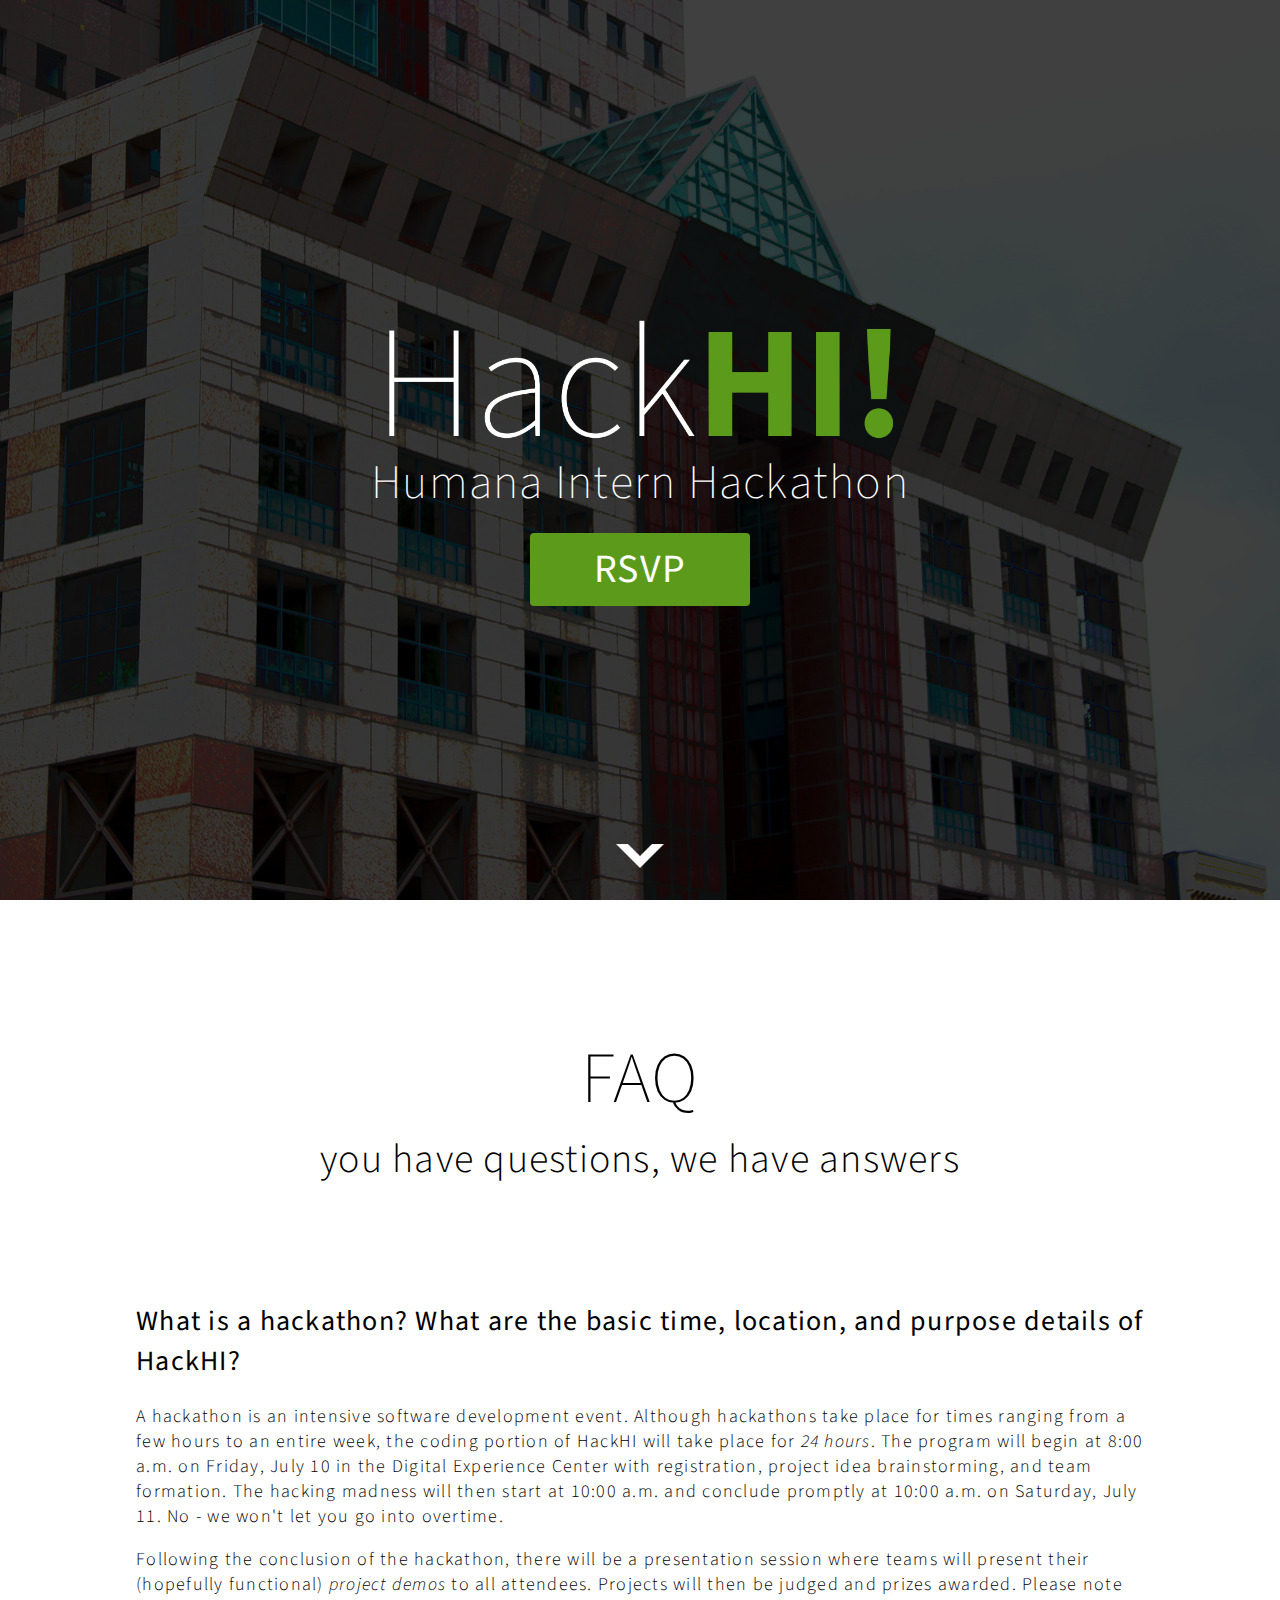
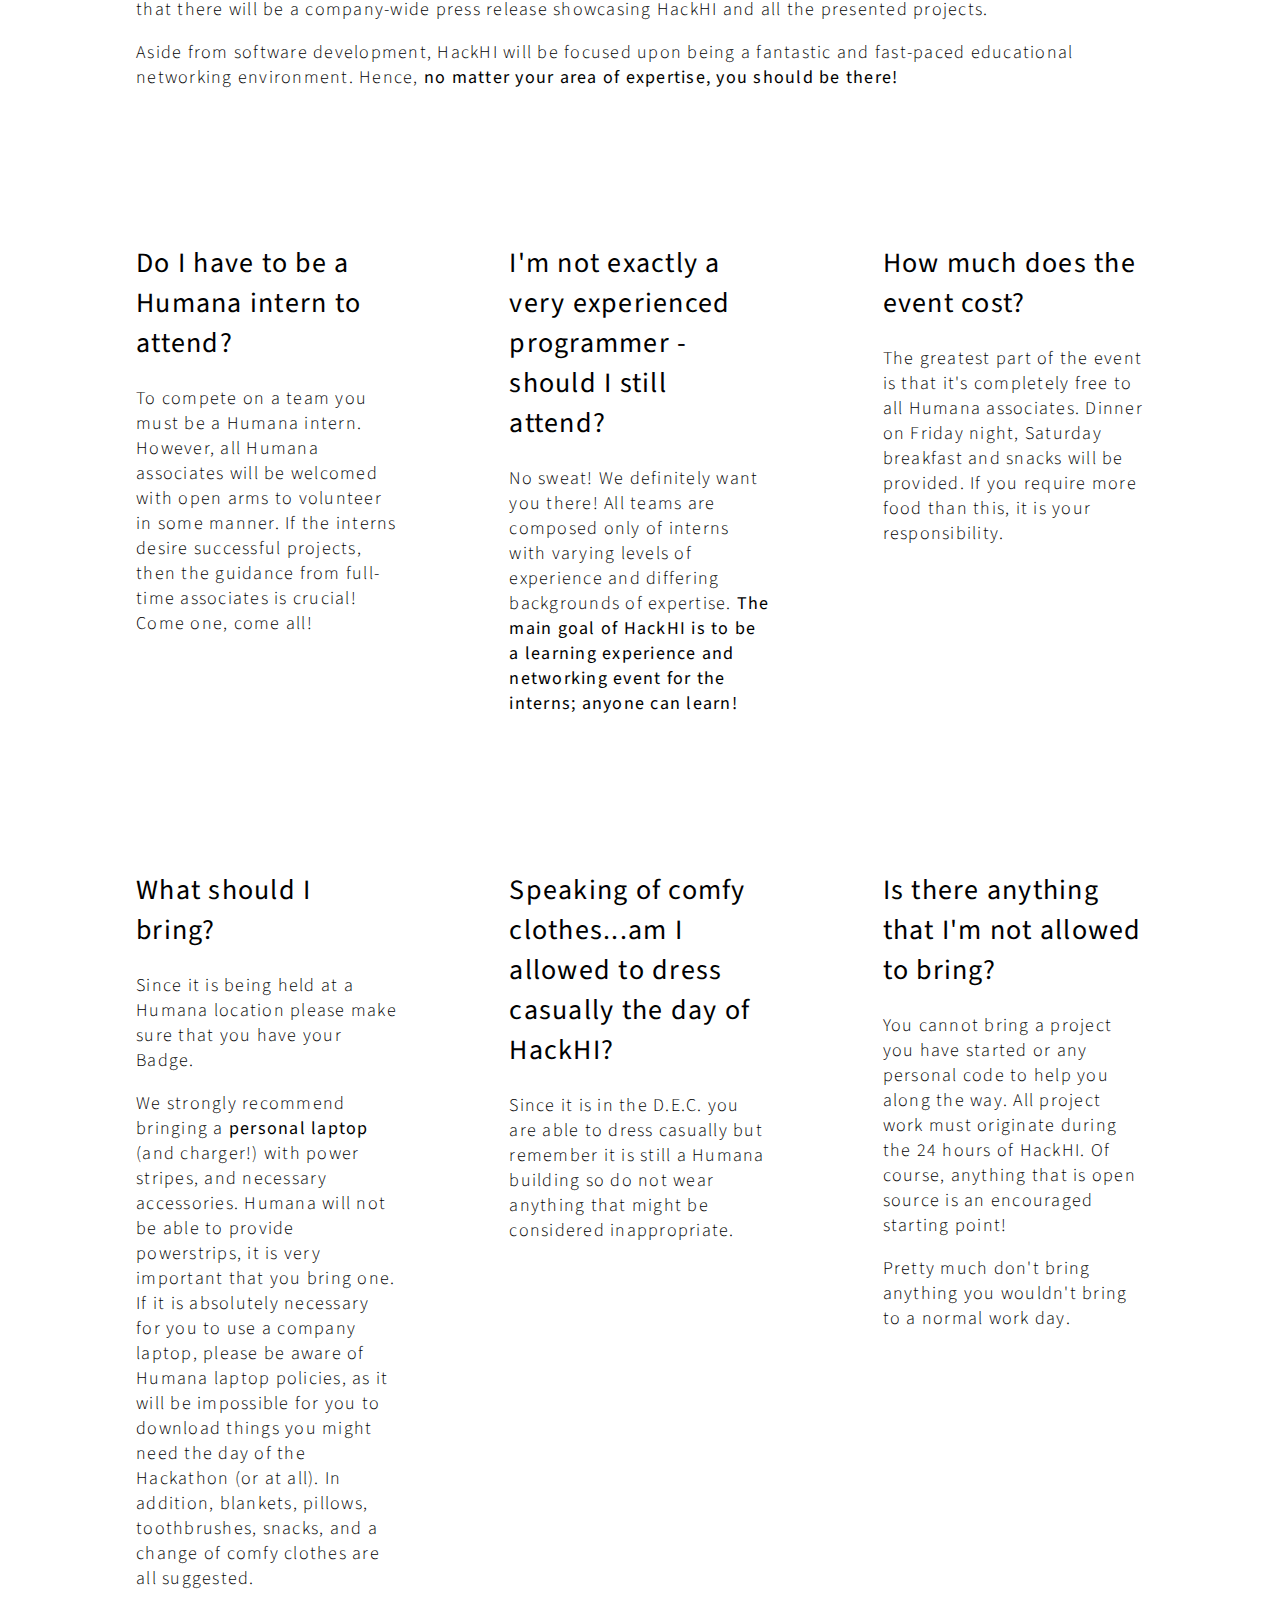
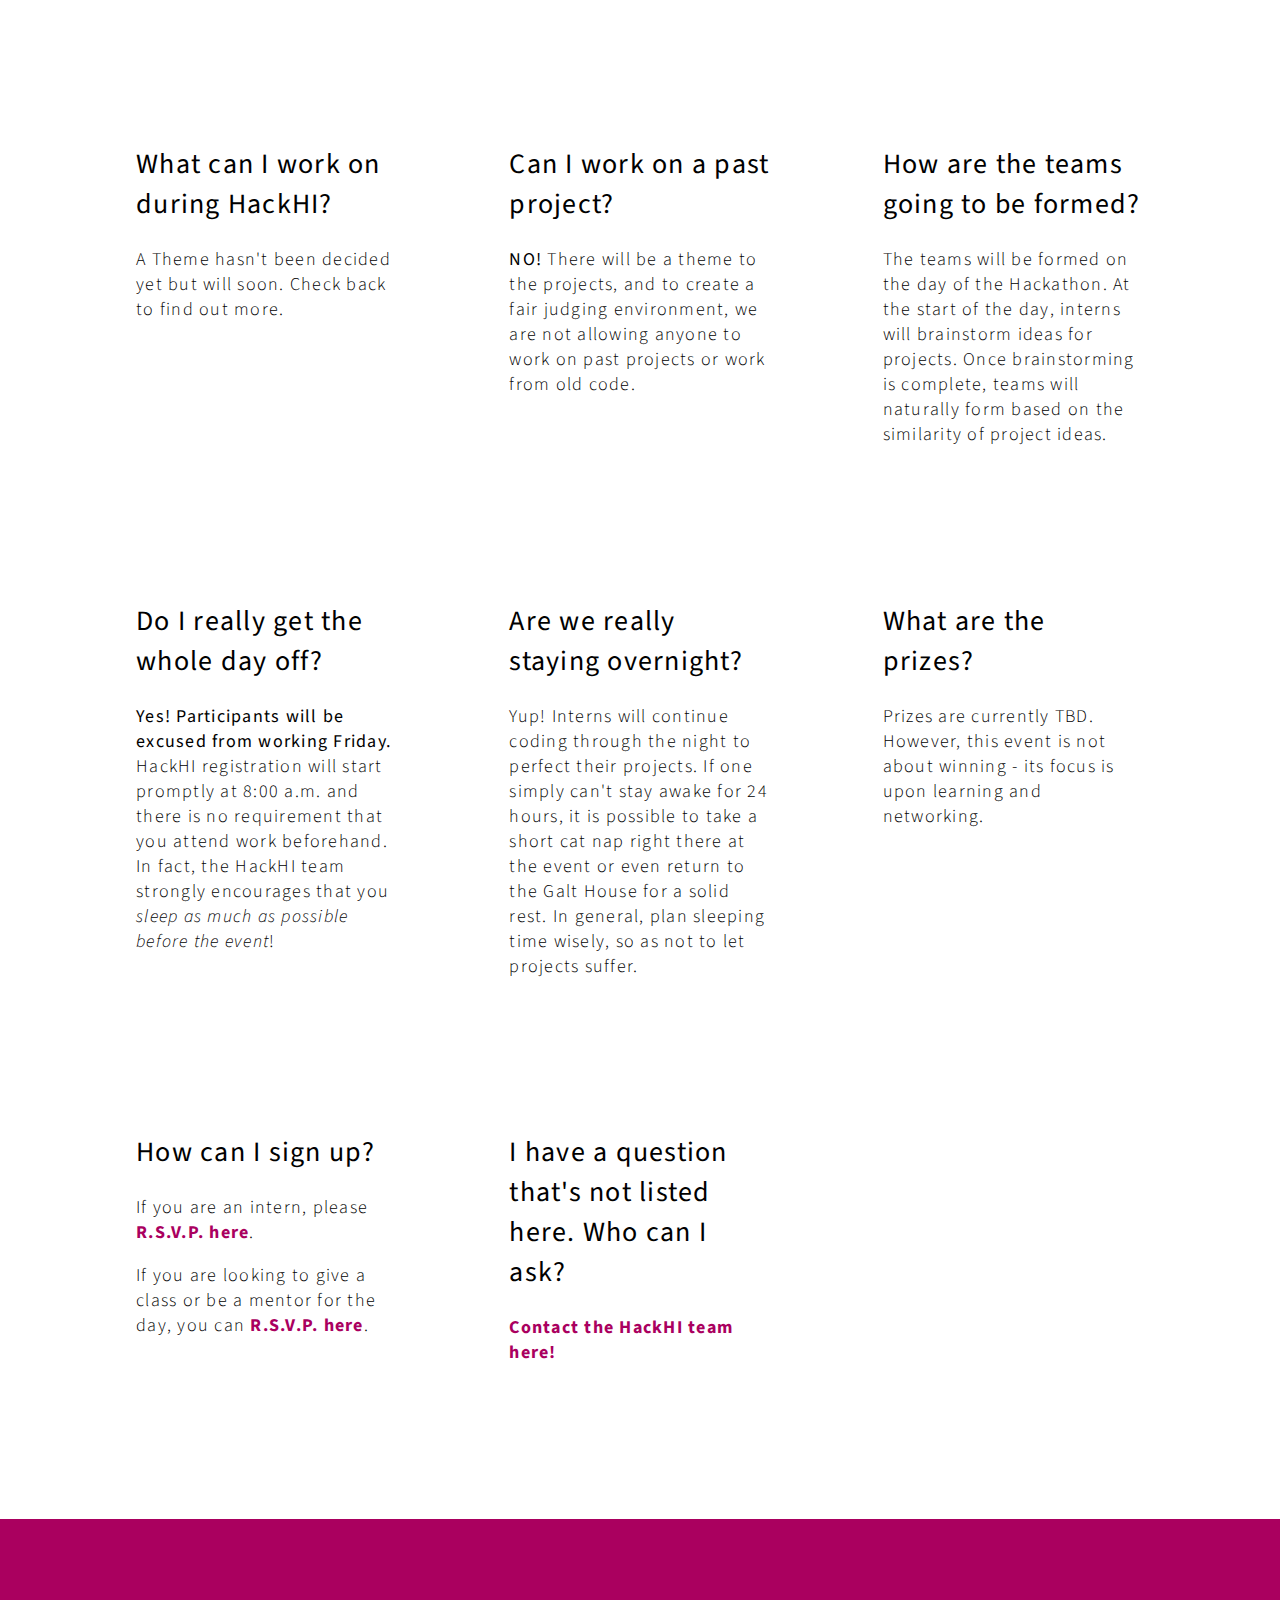
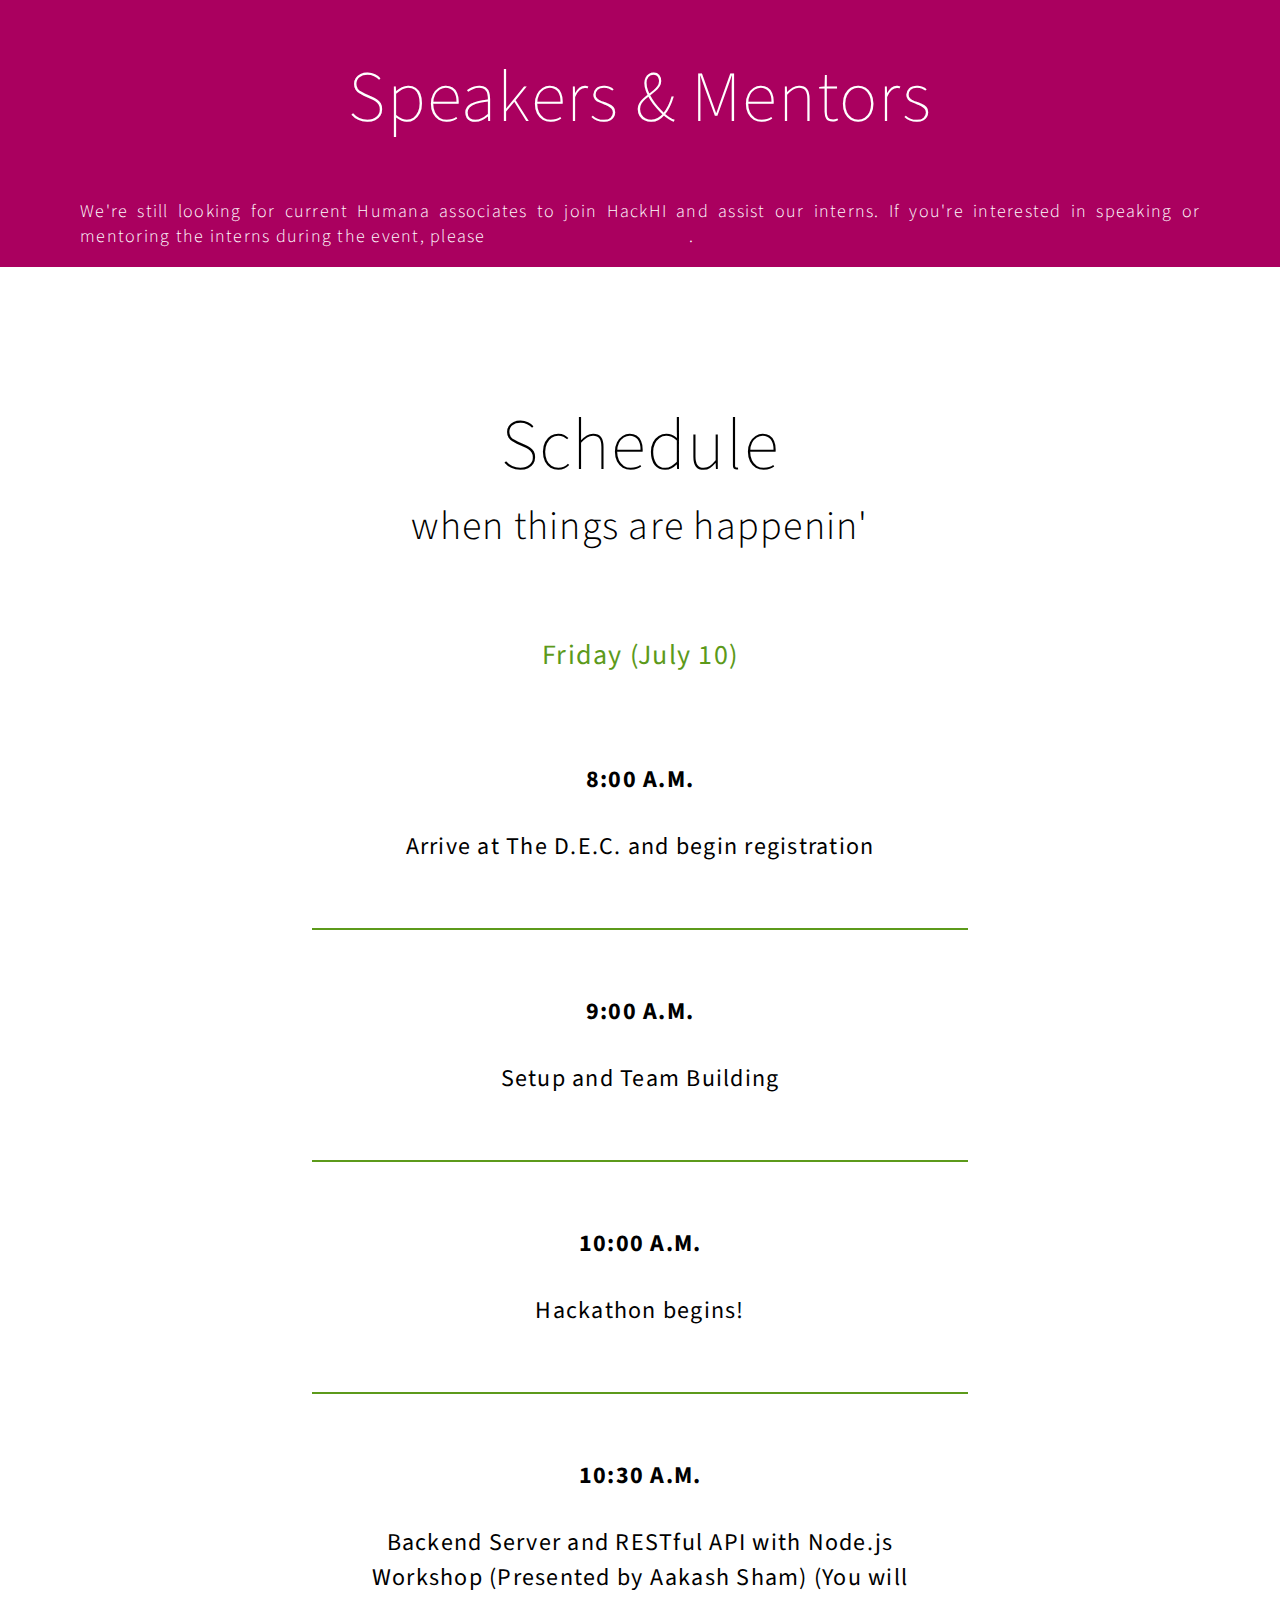
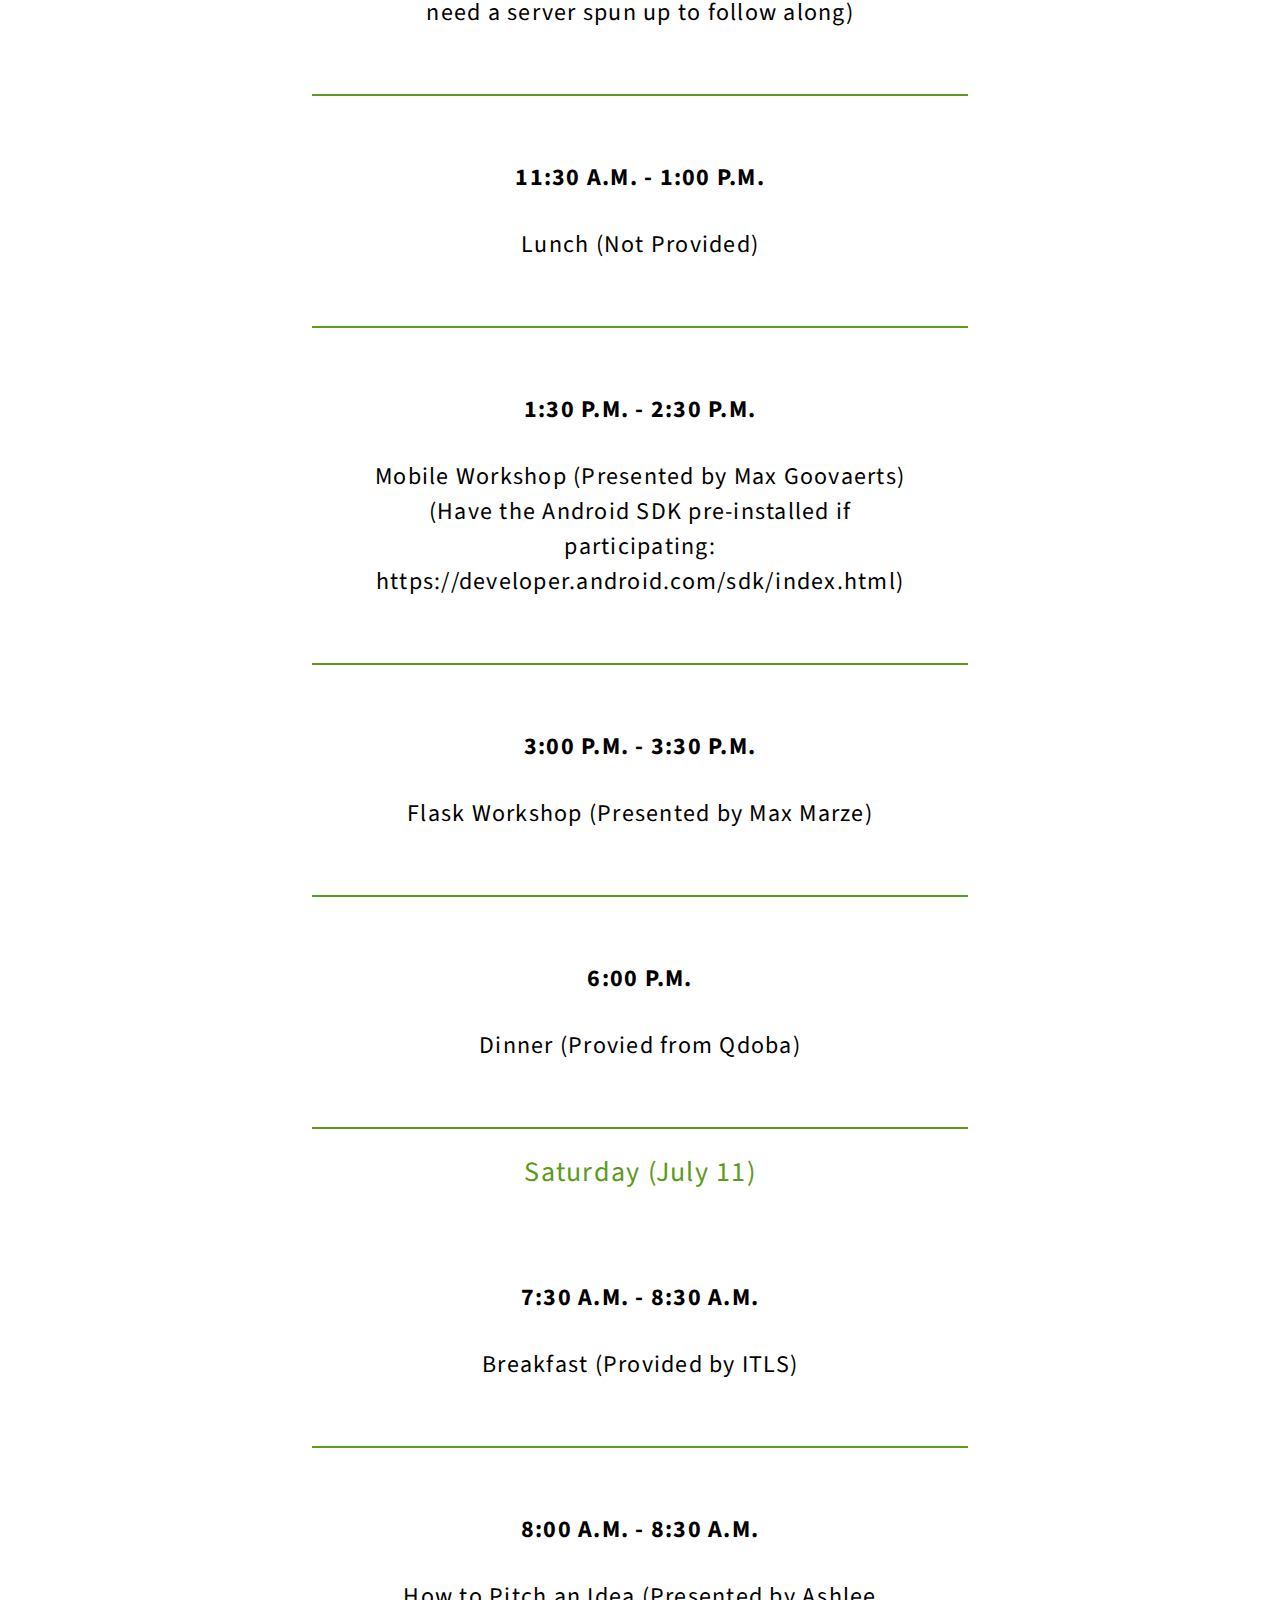
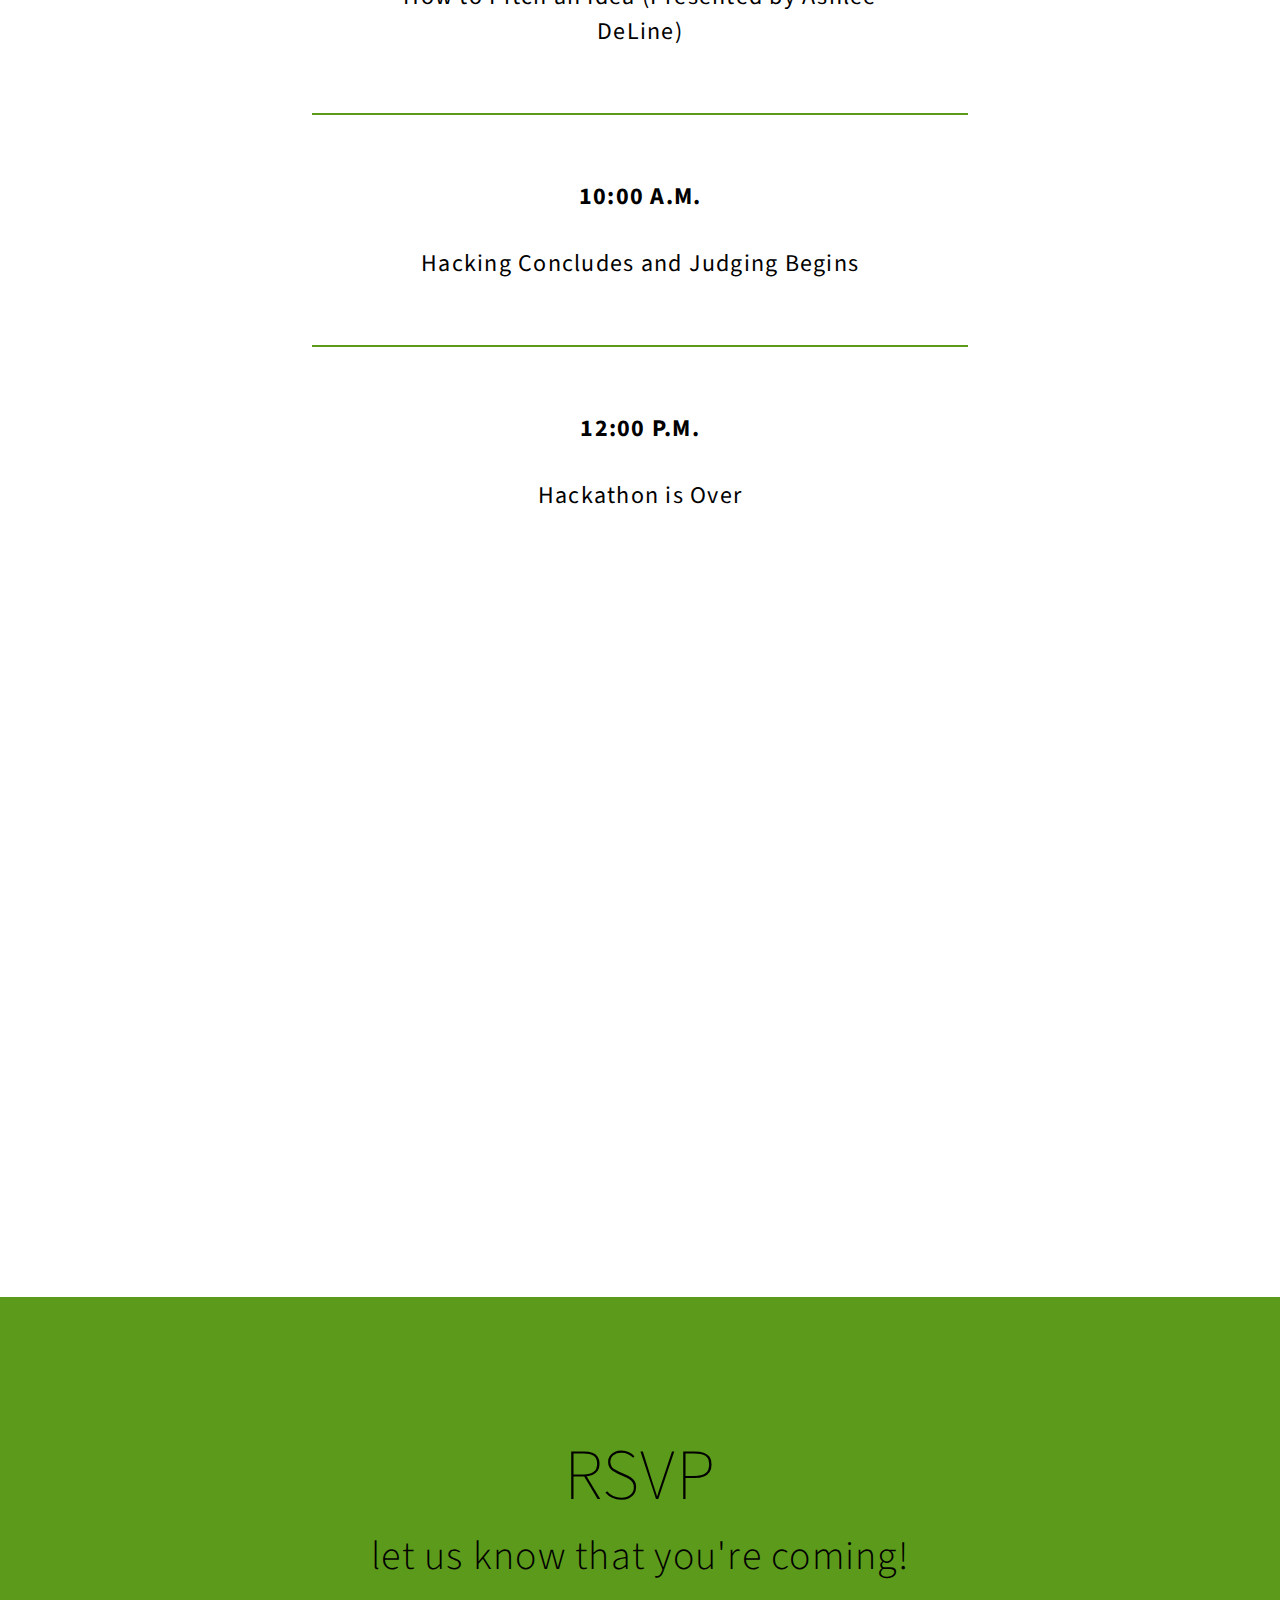
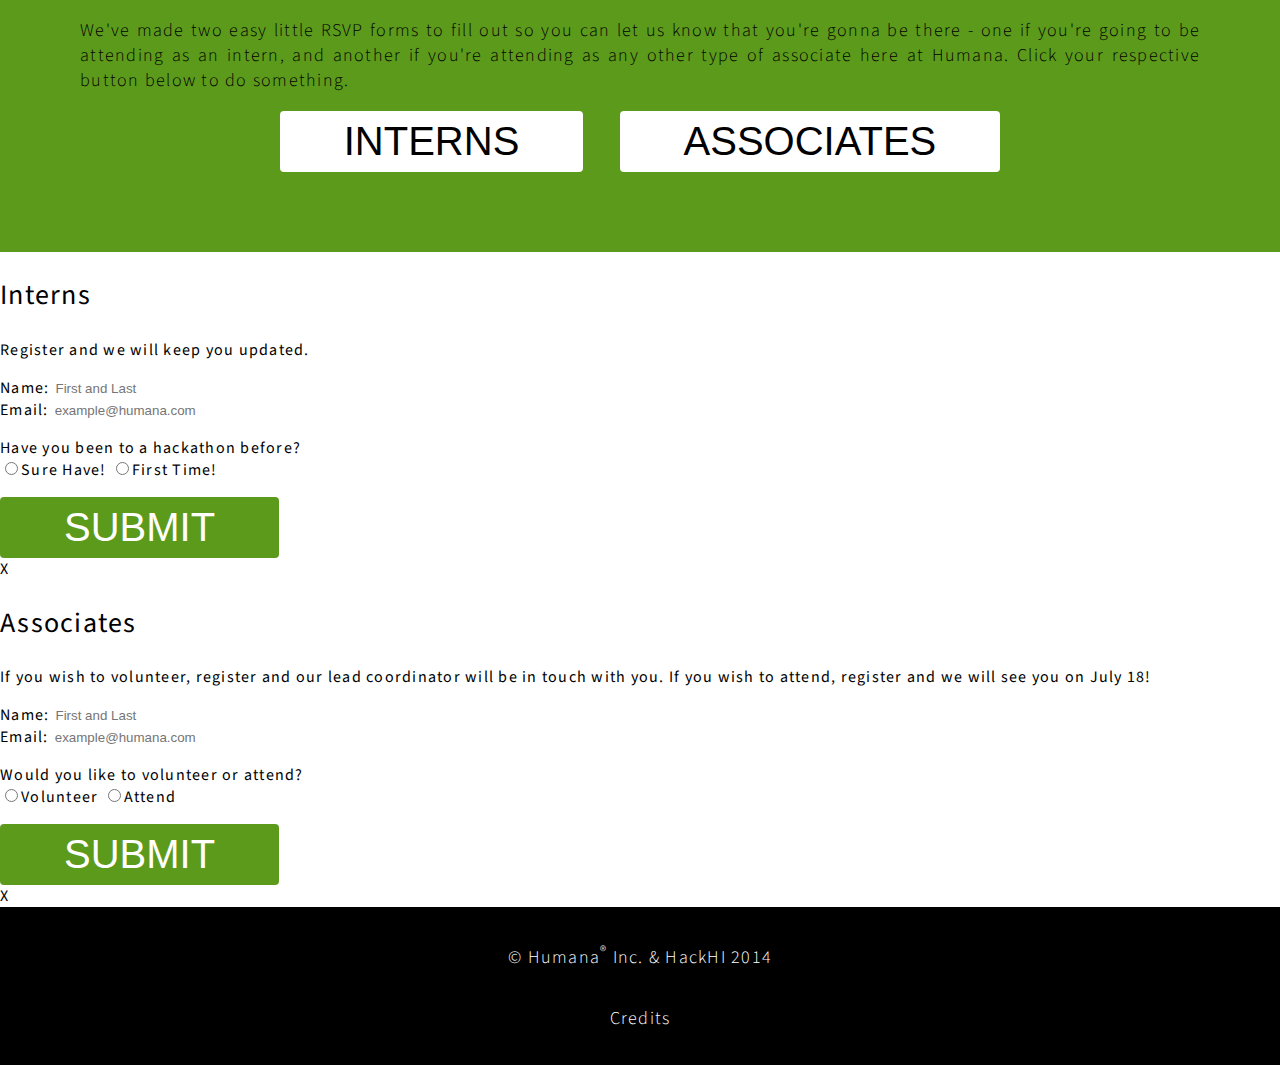
<file: index.html>
<!DOCTYPE html>
<html>
<head>
	<meta charset="utf-8">
	<title>HackHI!</title>
    <meta name="viewport" content="width=device-width, target-densityDpi=device-dpi, initial-scale=1.0, user-scalable=no">
	<link rel="stylesheet" type="text/css" href="content/css/style.css">
	<link rel="stylesheet" type="text/css" href="content/css/media-queries.css">
	<link rel="stylesheet" type="text/css" href="content/css/speakers.css">
    <link href='http://fonts.googleapis.com/css?family=Source+Sans+Pro:300,400,900' rel='stylesheet' type='text/css'>
    <script src="https://ajax.googleapis.com/ajax/libs/jquery/1.11.0/jquery.min.js"></script>
    <script type="text/javascript" src="http://maps.google.com/maps/api/js?sensor=false"></script>
    <script type="text/javascript" src="scripts/site.js"></script>
</head>
<body>
	<div class="section header off">
		<div class="wrapper">
			<a href="#FAQ">FAQ</a>
			<a href="#Speakers">Speakers &amp; Mentors</a>
			<a href="#Schedule">Schedule</a>
			<a href="#RSVP">RSVP</a>
		</div>
		<span class="x">X</span>
		<div class="section bottom">
			<div class="container">
				<div class="float-left">
					<a href="#Home"><img class="logo" src="content/images/logo.png"></a>
				</div>
				<div class="float-right">
					<img class="sandwichbar" src="content/images/sandwich-bar.png">
				</div>
			</div>
		</div>
	</div>
	<div id="Home" class="section hero">
		<div class="container">
			<div class="area">
				<img src="content/images/logo-white.png">
				<h2>Humana Intern Hackathon</h2>
				<a class="button" href="#RSVP">RSVP</a>
			</div>
			<img id="nextsection" src="content/images/down-chevron.png">
		</div>
	</div>
	<div id="FAQ" class="section content">
		<div class="container">
			<h1>FAQ</h1>
			<h2 class="special">you have questions, we have answers</h2>
			<div class="row">
				<div class="column size-12">
					<h2>What is a hackathon? What are the basic time, location, and purpose details of HackHI?</h2>
					<p>
						A hackathon is an intensive software development event. Although hackathons take place for times ranging from a few hours to an entire week, the coding portion of HackHI will take place for <em>24 hours</em>. The program will begin at 8:00 a.m. on Friday, July 10 in the Digital Experience Center with registration, project idea brainstorming, and team formation. The hacking madness will then start at 10:00 a.m. and conclude promptly at 10:00 a.m. on Saturday, July 11. No - we won't let you go into overtime.
					</p>
					<p>
						Following the conclusion of the hackathon, there will be a presentation session where teams will present their (hopefully functional) <em>project demos</em> to all attendees. Projects will then be judged and prizes awarded. Please note that there will be a company-wide press release showcasing HackHI and all the presented projects.
					</p>
					<p>
						Aside from software development, HackHI will be focused upon being a fantastic and fast-paced educational networking environment. Hence, <strong>no matter your area of expertise, you should be there!</strong>
					</p>
				</div>
			</div>
			<div class="row">
				<div class="column size-4">
					<h2>Do I have to be a Humana intern to attend?</h2>
					<p>
						To compete on a team you must be a Humana intern. However, all Humana associates will be welcomed with open arms to volunteer in some manner. If the interns desire successful projects, then the guidance from full-time associates is crucial! Come one, come all!
					</p>
				</div>
				<div class="column size-4">
					<h2>I'm not exactly a very experienced programmer - should I still attend?</h2>
					<p>
						No sweat! We definitely want you there! All teams are composed only of interns with varying levels of experience and differing backgrounds of expertise. <strong>The main goal of HackHI is to be a learning experience and networking event for the interns; anyone can learn!</strong>
					</p>
				</div>
				<div class="column size-4">
					<h2>How much does the event cost?</h2>
					<p>
						The greatest part of the event is that it's completely free to all Humana associates. Dinner on Friday night, Saturday breakfast and snacks will be provided. If you require more food than this, it is your responsibility.
					</p>
				</div>
			</div>
			<div class="row">
				<div class="column size-4">
					<h2>What should I bring?</h2>
                    <p>
                        Since it is being held at a Humana location please make sure that you have your Badge.
                    </p>
					<p>
						We strongly recommend bringing a <strong>personal laptop</strong> (and charger!) with power stripes, and necessary accessories. Humana will not be able to provide powerstrips, it is very important that you bring one. If it is absolutely necessary for you to use a company laptop, please be aware of Humana laptop policies, as it will be impossible for you to download things you might need the day of the Hackathon (or at all). In addition, blankets, pillows, toothbrushes, snacks, and a change of comfy clothes are all suggested.
					</p>
				</div>
				<div class="column size-4">
					<h2>Speaking of comfy clothes...am I allowed to dress casually the day of HackHI?</h2>
					<p>
						Since it is in the D.E.C. you are able to dress casually but remember it is still a Humana building so do not wear anything that might be considered inappropriate. 
					</p>
				</div>
				<div class="column size-4">
					<h2>Is there anything that I'm not allowed to bring?</h2>
					<p>
						You cannot bring a project you have started or any personal code to help you along the way. All project work must originate during the 24 hours of HackHI. Of course, anything that is open source is an encouraged starting point!
					</p>
                    <p>
                        Pretty much don't bring anything you wouldn't bring to a normal work day.
                    </p>
<!--
					<p>
						Also, clearly you must go through Humana security to reach the location of HackHI, so anything that wouldn't make it past them certainly is not permitted.
					</p>
-->
				</div>
			</div>
			<div class="row">
				<div class="column size-4">
					<h2>What can I work on during HackHI?</h2>
                    <p>
                        A Theme hasn't been decided yet but will soon. Check back to find out more.
                    </p>
<!--
					<p>
						The overall theme of HackHI relates back to Humana's overall value - <strong>wellness</strong>. The details of the project theme will be given on the morning of the Hackathon to prevent anxious programmers from getting a head-start.
					</p>
-->
				</div>
				<div class="column size-4">
					<h2>Can I work on a past project?</h2>
					<p>
						<strong>NO!</strong> There will be a theme to the projects, and to create a fair judging environment, we are not allowing anyone to work on past projects or work from old code.
					</p>
				</div>
				<div class="column size-4">
					<h2>How are the teams going to be formed?</h2>
					<p>
						The teams will be formed on the day of the Hackathon. At the start of the day, interns will brainstorm ideas for projects. Once brainstorming is complete, teams will naturally form based on the similarity of project ideas.
					</p>
				</div>
			</div>
			<div class="row">
				<div class="column size-4">
					<h2>Do I really get the whole day off?</h2>
					<p>
						<strong>Yes! Participants will be excused from working Friday.</strong> HackHI registration will start promptly at 8:00 a.m. and there is no requirement that you attend work beforehand. In fact, the HackHI team strongly encourages that you <em>sleep as much as possible before the event</em>!
					</p>
				</div>
				<div class="column size-4">
					<h2>Are we really staying overnight?</h2>
					<p>
						Yup! Interns will continue coding through the night to perfect their projects. If one simply can't stay awake for 24 hours, it is possible to take a short cat nap right there at the event or even return to the Galt House for a solid rest. <!--<strong>Please keep in mind that if you decide to return to the Galt House or leave the D.E.C. for any reason you MUST return by passing through security. There will be <em>no exceptions</em>!</strong>--> In general, plan sleeping time wisely, so as not to let projects suffer.
					</p>
				</div>
				<div class="column size-4">
					<h2>What are the prizes?</h2>
					<p>
						Prizes are currently TBD. However, this event is not about winning - its focus is upon learning and networking.
					</p>
				</div>
			</div>
			<div class="row">
				<div class="column size-4">
					<h2>How can I sign up?</h2>
					<p>
						If you are an intern, please <a href="#RSVP">R.S.V.P. here</a>.
					</p>
					<p>
						If you are looking to give a class or be a mentor for the day, you can <a href="#RSVP">R.S.V.P. here</a>.
					</p>
				</div>
				<div class="column size-4">
					<h2>I have a question that's not listed here. Who can I ask?</h2>
					<p>
						<a href="mailto:mmarze@humana.com">Contact the HackHI team here!</a>
					</p>
				</div>
				<div class="column size-4">
					<h2></h2>
					<p>

					</p>
				</div>
			</div>
		</div>
	</div>
	<div id="Speakers" class="section background one">
		<div class="container">
			<h1>Speakers &amp; Mentors</h1>
			<!-- <h2><< coming soon >></h2> -->
			<p>
				We're still looking for current Humana associates to join HackHI and assist our interns. If you're interested in speaking or mentoring the interns during the event, please <a href="#RSVP">fill out our RSVP form</a>.
			</p>
		</div>
<!--
		<div class="section speakers">
			<div id="card1" class="speakercard active">
				<div class="sliver">
					<img class="fit" src="content/images/davidcardwell.jpg">
					<div class="inner">
						<h2>David Cardwell</h2>
					</div>
				</div>
				<div class="body">
					<h2>Vice President - IT Administration</h2>
					<div class="roles">

					</div>
					<p>

					</p>
				</div>
			</div>
			<div id="card2" class="speakercard">
				<div class="sliver">
					<img class="fit" src="content/images/faheemzuberi.jpg">
					<div class="inner">
						<h2>Faheem Zuberi</h2>
					</div>
				</div>
				<div class="body">
					<h2>Vice President - IT Administration</h2>
					<div class="roles">

					</div>
					<p>

					</p>
				</div>
			</div>
			<div id="card3" class="speakercard">
				<div class="sliver">
					<img class="fit" src="content/images/shivarallapalli.jpg">
					<div class="inner">
						<h2>Shiva Rallapalli</h2>
					</div>
				</div>
				<div class="body">
					<h2>Director - Enterprise Data and Technology Solutions</h2>
					<div class="roles">
						<span><img src="content/images/glyphicon-mentor.png">Mentor</span>
						<span><img src="content/images/glyphicon-judge.png">Judge</span>
						<span><img src="content/images/glyphicon-overnight.png">Overnight</span>
					</div>
					<p>

					</p>
				</div>
			</div>
			<div id="card4" class="speakercard">
				<div class="sliver">
					<img class="fit" src="content/images/justinfalciola.jpg">
					<div class="inner">
						<h2>Justin Falciola</h2>
					</div>
				</div>
				<div class="body">
					<h2>Manager - Enterprise Architecture</h2>
					<div class="roles">
						<span><img src="content/images/glyphicon-mentor.png">Mentor</span>
						<span><img src="content/images/glyphicon-overnight.png">Overnight</span>
					</div>
					<p>

					</p>
				</div>
			</div>
			<div id="card5" class="speakercard">
				<div class="sliver">
					<img class="fit" src="content/images/andrewfoster.jpg">
					<div class="inner">
						<h2>Andrew Foster</h2>
					</div>
				</div>
				<div class="body">
					<h2>Applications Architect - Enterprise Digital and Messaging</h2>
					<div class="roles">
						<span><img src="content/images/glyphicon-mentor.png">Mentor</span>
						<span><img src="content/images/glyphicon-speaker.png">Speaker</span>
					</div>
					<p>

					</p>
				</div>
			</div>
			<div id="card6" class="speakercard">
				<div class="sliver">
					<img class="fit" src="content/images/brucemaples.jpg">
					<div class="inner">
						<h2>Bruce Maples</h2>
					</div>
				</div>
				<div class="body">
					<h2>Manager - PMO, Learning, Process and Compliance</h2>
					<div class="roles">
						<span><img src="content/images/glyphicon-mentor.png">Mentor</span>
						<span><img src="content/images/glyphicon-speaker.png">Speaker</span>
					</div>
					<p>

					</p>
				</div>
			</div>
			<div id="card7" class="speakercard">
				<div class="sliver">
					<img class="fit" src="content/images/anniegrill.jpg">
					<div class="inner">
						<h2>Annie Grill</h2>
					</div>
				</div>
				<div class="body">
					<h2>Business Analyst - Clinical Data Analitics</h2>
					<div class="roles">
						<span><img src="content/images/glyphicon-mentor.png">Mentor</span>
						<span><img src="content/images/glyphicon-overnight.png">Overnight</span>
					</div>
					<p>

					</p>
				</div>
			</div>
			<div id="card8" class="speakercard">
				<div class="sliver">
					<img class="fit" src="content/images/profile-pic.png">
					<div class="inner">
						<h2>and a lot more!</h2>
					</div>
				</div>
				<div class="body">
					<p>
						The following people have all signed up to volunteer at the hackathon in some way:
						<ul>
							<li><img src="content/images/glyphicon-mentor.png"><img src="content/images/glyphicon-speaker.png">Oliver Ray</li>
							<li><img src="content/images/glyphicon-mentor.png">Tony Harper</li>
							<li><img src="content/images/glyphicon-mentor.png">Jake Stout</li>
							<li>Joshua Kaelin</li>
							<li>Keri Basham</li>
							<li>Kristy Bolin</li>
							<li>Mark Flinchum</li>
							<li>Mick Horton II</li>
							<li>Raghu Garre</li>
							<li>Shawn Dillon</li>
							<li>Thomas Ash</li>
						</ul>
					</p>
				</div>
			</div>
			<div id="backcard" class="speakercard">
				<div class="sliver">
					<div class="inner">
					</div>
				</div>
				<div class="body">
				</div>
			</div>
		</div>
-->
	</div>
<!--
	<div id="Schedule" class="section content schedule">
		<div class="container">
			<h1>Schedule</h1>
			<h2 class="special" style="margin-bottom: 5rem;">when things are happenin'</h2>
			<p>
				Unfortunately HackHI is over this year. A lot of fun was had, and lots of cool things got built. If you wanna check some of the final projects that got submitted and watch the presentations, check out our <a href="projects/">projects page</a>.
			</p>
		</div>
	</div>
-->
    <div id="Schedule" class="section content schedule">
		<div class="container">
			<h1>Schedule</h1>
			<h2 class="special">when things are happenin'</h2>
			<!-- <p>
				Hmm...do I want text here? Something like, "Here's the schedule of events!" You know, short and sweet, bit of a space filler, and gets the point across.
			</p> -->
			<h2 style="margin-top: 5rem;">Friday (July 10)</h2>
			<div class="row">
				<span class="time">8:00 A.M.</span>
				<span class="event">Arrive at The D.E.C. and begin registration</span>
			</div>
            <div class="row">
				<span class="time">9:00 A.M.</span>
				<span class="event">Setup and Team Building</span>
			</div>
			<div class="row">
				<span class="time">10:00 A.M.</span>
				<span class="event">Hackathon begins!</span>
			</div>
			<div class="row">
				<span class="time">10:30 A.M.</span>
				<span class="event">Backend Server and RESTful API with Node.js Workshop (Presented by Aakash Sham) (You will need a server spun up to follow along)</span>
			</div>
			<div class="row">
				<span class="time">11:30 A.M. - 1:00 P.M.</span>
				<span class="event">Lunch (Not Provided)</span>
			</div>
			<div class="row">
				<span class="time">1:30 P.M. - 2:30 P.M.</span>
				<span class="event">Mobile Workshop (Presented by Max Goovaerts) (Have the Android SDK pre-installed if participating: https://developer.android.com/sdk/index.html)</span>
			</div>
			<div class="row">
				<span class="time">3:00 P.M. - 3:30 P.M.</span>
				<span class="event">Flask Workshop (Presented by Max Marze)</span>
			</div>
			<div class="row">
				<span class="time">6:00 P.M.</span>
				<span class="event">Dinner (Provied from Qdoba)</span>
			</div>
			
			<h2>Saturday (July 11)</h2>
			<div class="row">
				<span class="time">7:30 A.M. - 8:30 A.M.</span>
				<span class="event">Breakfast (Provided by ITLS)</span>
			</div>
			<div class="row">
				<span class="time">8:00 A.M. - 8:30 A.M.</span>
				<span class="event">How to Pitch an Idea (Presented by Ashlee DeLine)</span>
			</div>
			<div class="row">
				<span class="time">10:00 A.M.</span>
				<span class="event">Hacking Concludes and Judging Begins</span>
			</div>
			<div class="row">
				<span class="time">12:00 P.M.</span>
				<span class="event">Hackathon is Over</span>
			</div>
		</div>
	</div>
	<div id="map-canvas" class="section map">
	</div>
	<div id="RSVP" class="section content rsvp">
		<div class="container">
			<h1>RSVP</h1>
			<h2 class="special">let us know that you're coming!</h2>
			<p>
				We've made two easy little RSVP forms to fill out so you can let us know that you're gonna be there - one if you're going to be attending as an intern, and another if you're attending as any other type of associate here at Humana. Click your respective button below to do something.
			</p>
			<input id="internButtonForm"  class="button" type="submit" value="Interns" />
			<!-- <form id="internForm" name="internForm" method="POST" style="display:none;">
				Name: <input type="text" name="name"><br>
				Email: <input type="text" name="email"><br>
				Have you been to a hackathon before?<br>
				<input type="radio" name="yesorno" value="yes">Sure Have!
				<input type="radio" name="yesorno" value="no">First Time!<br>
				<input type="submit" value="Submit">
			</form> -->

			<input id="employeeButtonForm"  class="button" type="submit" value="Associates" />
			<!-- <form id="employeeForm" name="employeeForm" method="POST" style="display:none;">
				Name: <input type="text" name="name"><br>
				Email: <input type="text" name="email"><br>
				Would you like to volunteer or attend?<br>
				<input type="radio" name="yesorno" value="yes">Volunteer
				<input type="radio" name="yesorno" value="no">Attend<br>
				<input type="submit" value="Submit">
			</form> -->
		</div>
	</div>
	<div id="internBox" class="rsvpform">
		<h2>Interns</h2>
		<p>
			Register and we will keep you updated.
		</p>
		<form action=http://formspree.io/maxmarze@gmail.com id="internForm" name="internForm" method="POST">
			Name: <input type="text" name="name" placeholder="First and Last"><br>
			Email: <input type="text" name="email" placeholder="example@humana.com">
			<p>
				Have you been to a hackathon before?<br>
				<input type="radio" name="Been To A Hackathon Before" value="Sure Have!">Sure Have!
				<input type="radio" name="Been To A Hackathon Before" value="First Time!">First Time!<br>
			</p>
			<input class="button" type="submit" value="Submit">
            <input type="hidden" name="_next" value="hackhi/index.html" />
		</form>
		<span class="x">X</span>
	</div>
	<div id="employeeBox" class="rsvpform">
		<h2>Associates</h2>
		<p>
			If you wish to volunteer, register and our lead coordinator will be in touch with you.
			If you wish to attend, register and we will see you on July 18!
		</p>
		<form action=http://formspree.io/maxmarze@gmail.com id="employeeForm" name="employeeForm" method="POST">
			Name: <input type="text" name="name" placeholder="First and Last"><br>
			Email: <input type="text" name="email" placeholder="example@humana.com">
			<p>
				Would you like to volunteer or attend?<br>
				<input type="radio" name="Volunteer or Attend" value="Volunteer">Volunteer
				<input type="radio" name="yesorno" value="Attend">Attend<br>
			</p>
			<input class="button" type="submit" value="Submit">
            <input type="hidden" name="_next" value="hackhi/index.html" />
		</form>
		<span class="x">X</span>
	</div>
	<div class="section footer">
		<div class="container">
			<p>
				&copy; Humana<sup>&reg;</sup> Inc. &amp; HackHI 2014
			</p>
			<hr>
			<p class="contributors">
				Web Design: <a href="mailto:zachw38@gmail.com">Zach Woodward</a> <br>
				Copywriting: <a href="#">Ashlee DeLine</a> <br>
				Lead Coordinator: <a href="mailto:rtucker4@humana.com">Ryan Tucker</a> <br>
				Planning and Organization: <a href="#">Humana Interns</a>
			</p>
			<p>
				<span class="credits">Credits</span>
			</p>
		</div>
	</div>
</body>
</html>
</file>
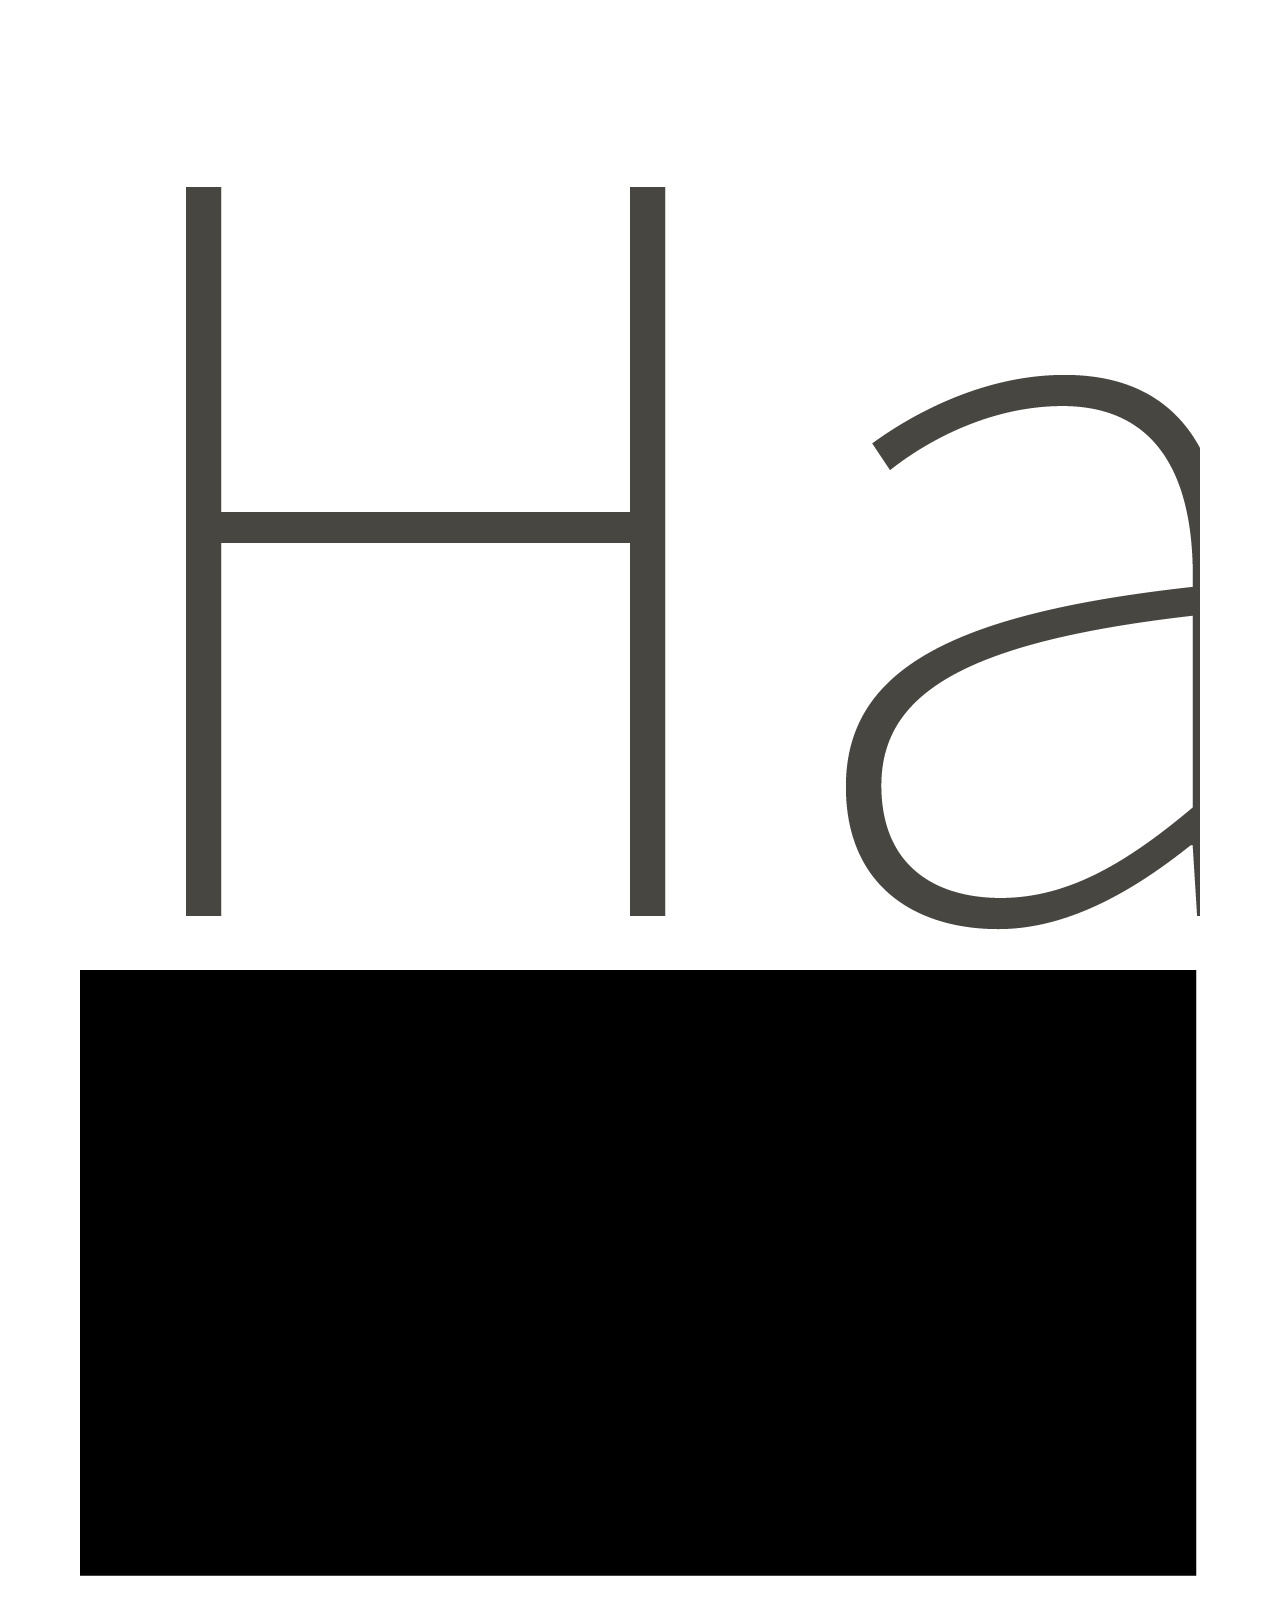
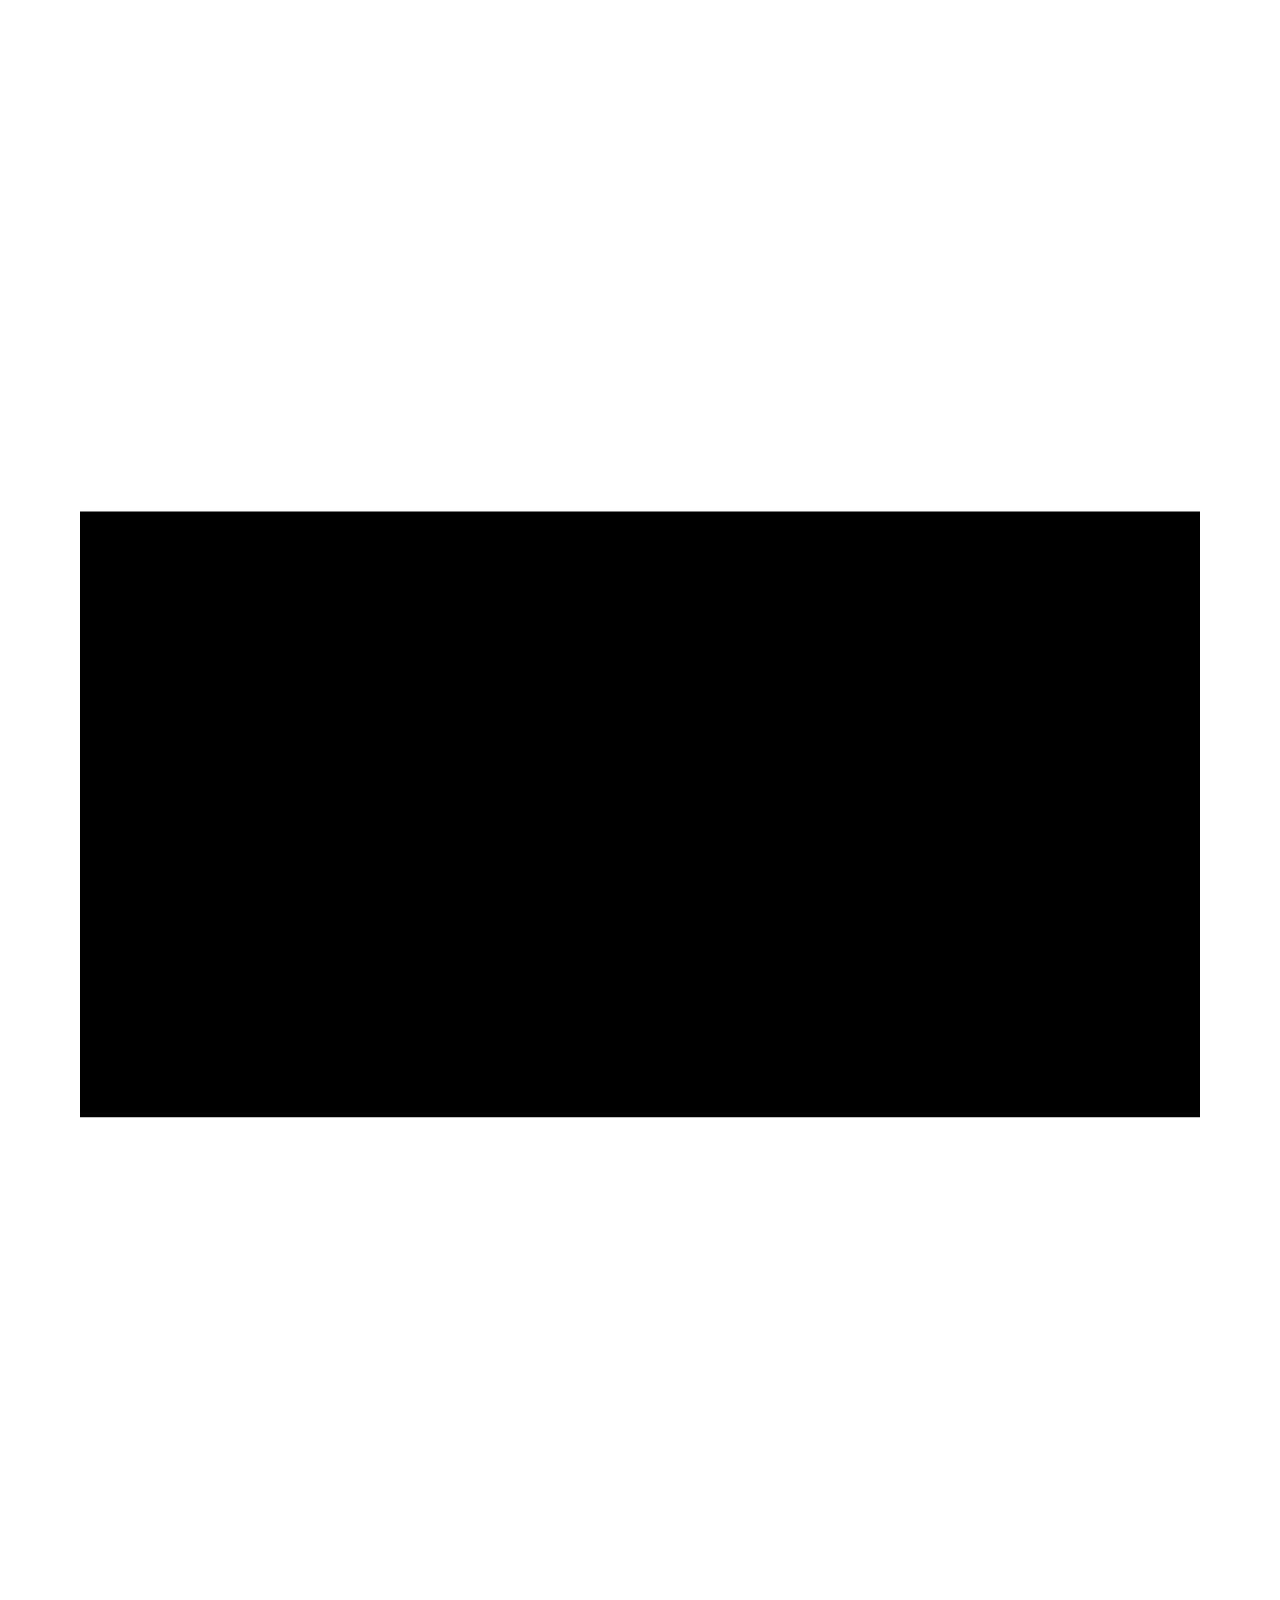
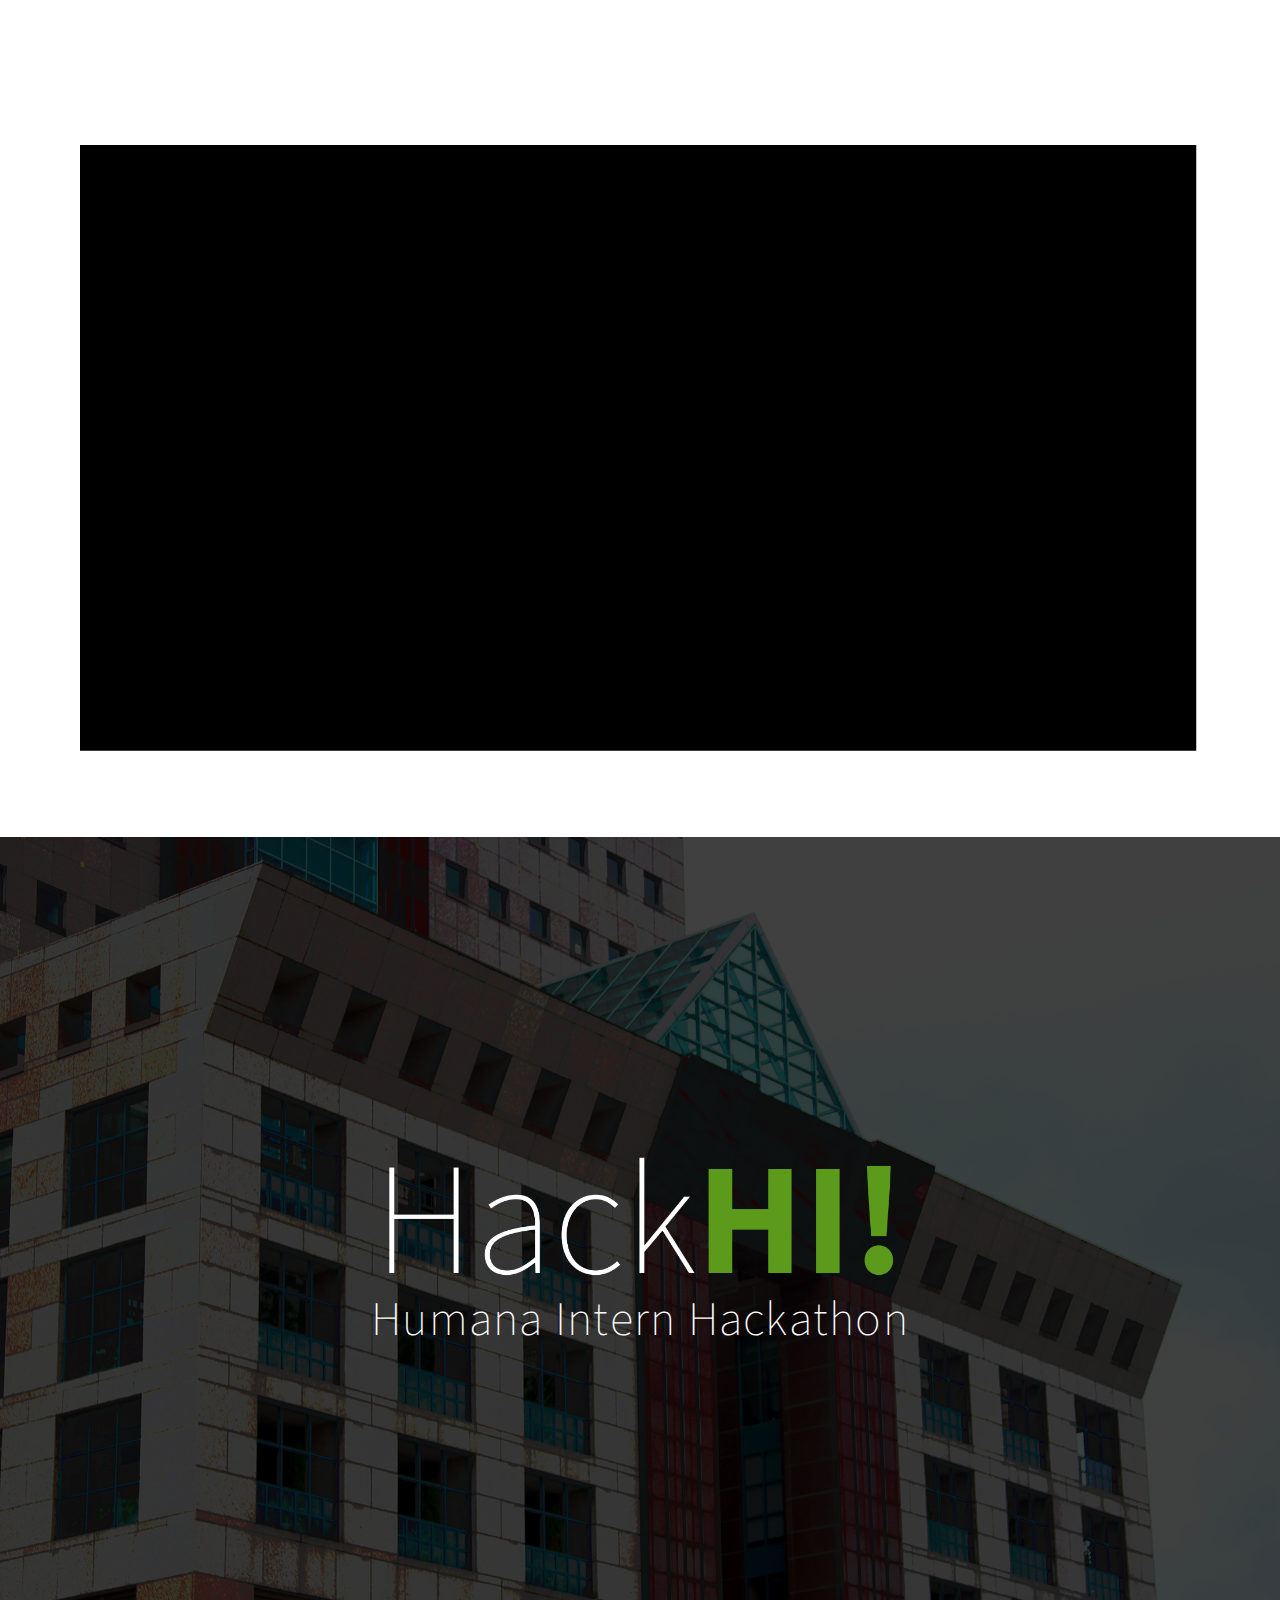
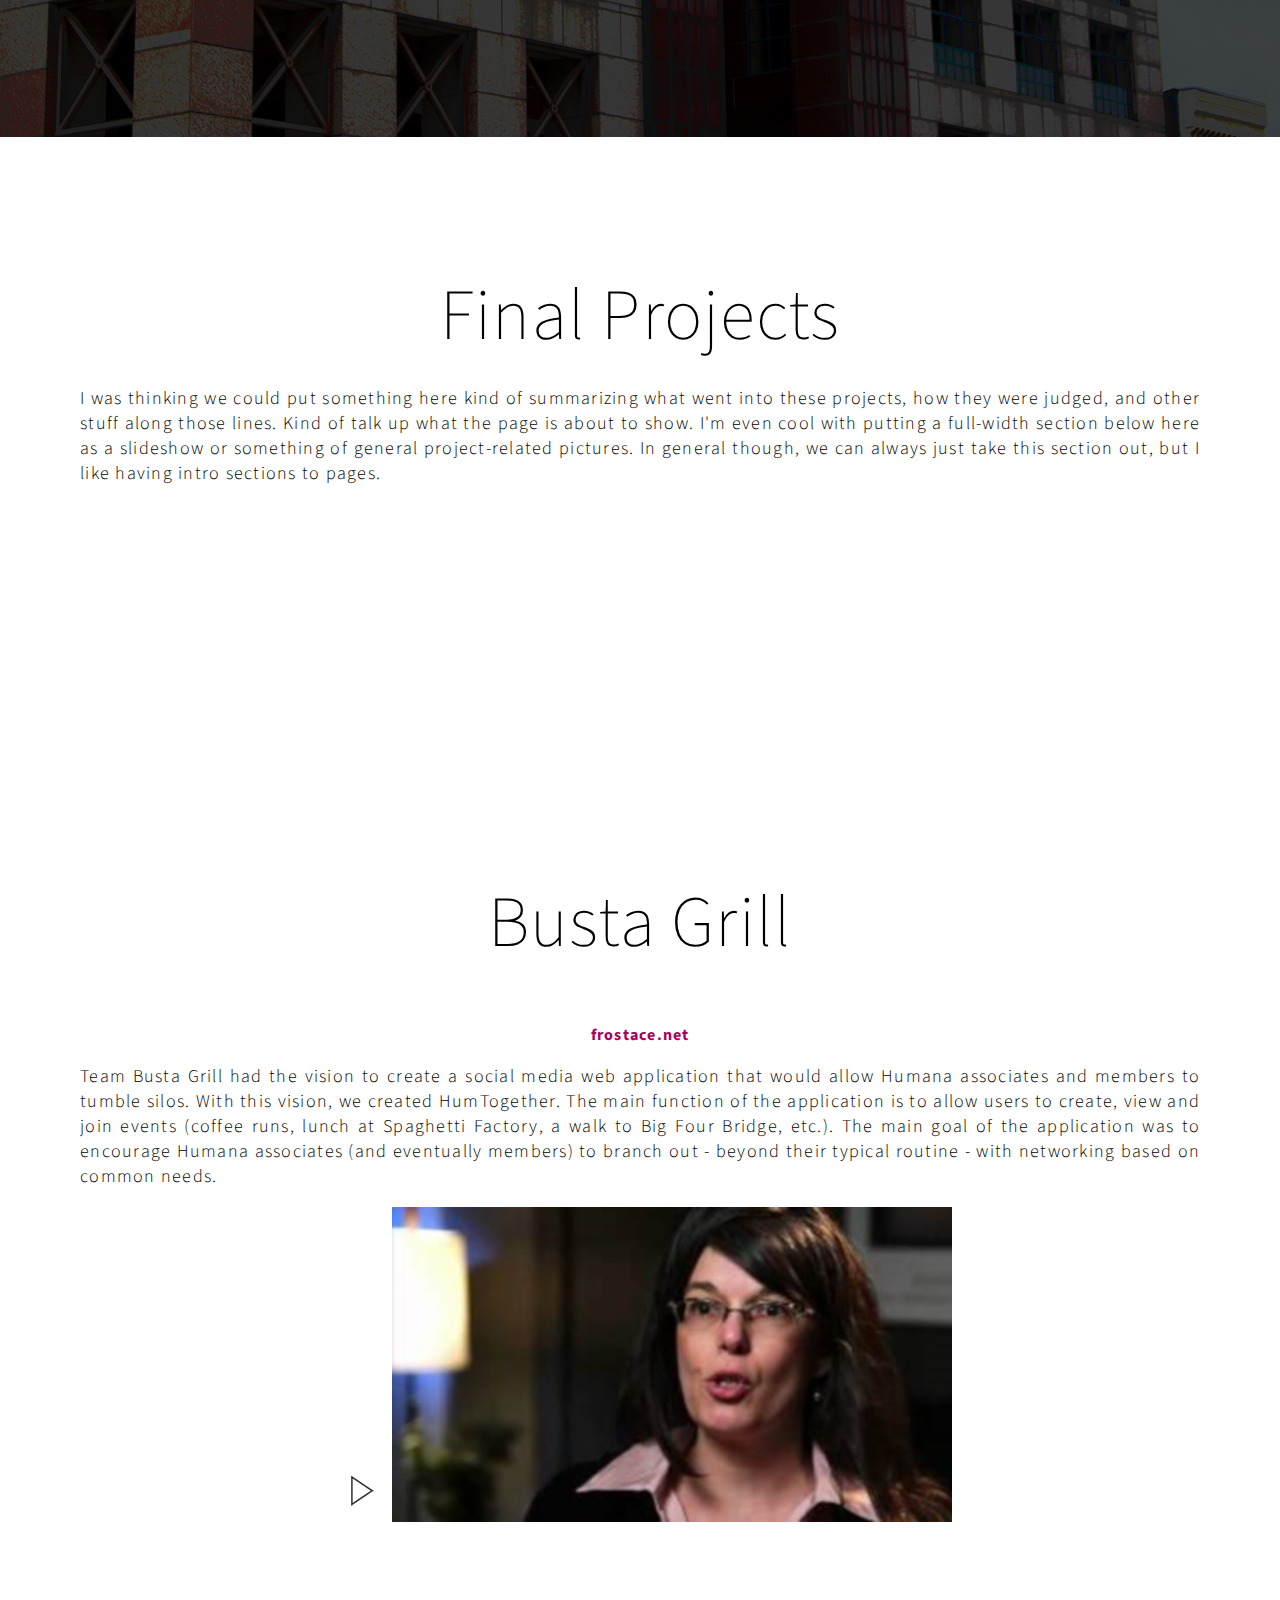
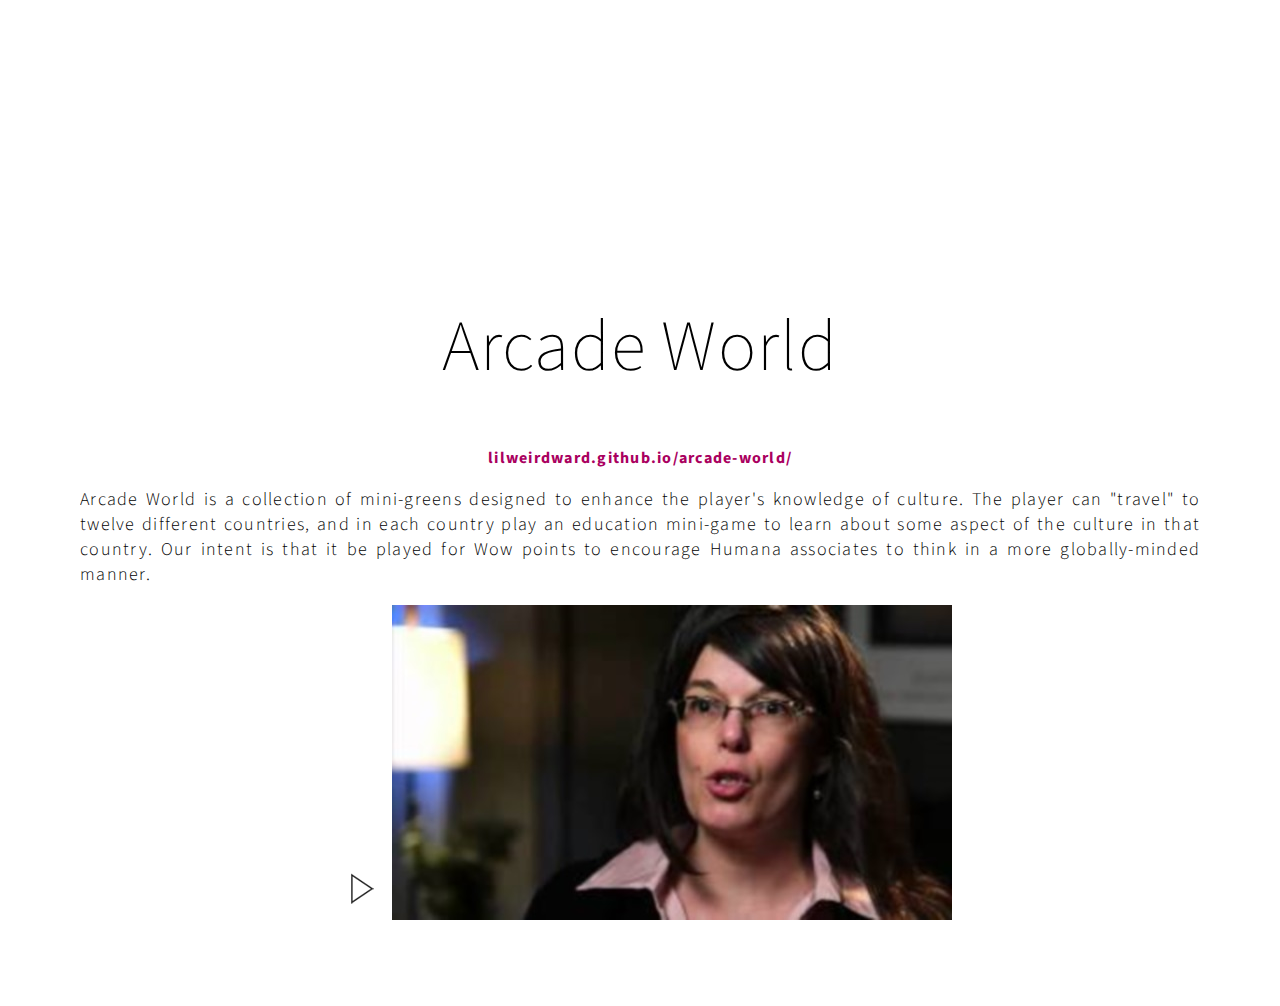
<file: projects/index.html>
<!DOCTYPE html>
<html>
<head>
	<meta charset="utf-8">
	<title>HackHI!</title>
    <meta name="viewport" content="width=device-width, target-densityDpi=device-dpi, initial-scale=1.0, user-scalable=no">
	<link rel="stylesheet" type="text/css" href="../content/css/style.css">
	<link rel="stylesheet" type="text/css" href="../content/css/media-queries.css">
	<link rel="stylesheet" type="text/css" href="../content/css/speakers.css">
    <link href='http://fonts.googleapis.com/css?family=Source+Sans+Pro:300,400,900' rel='stylesheet' type='text/css'>
    <script src="https://ajax.googleapis.com/ajax/libs/jquery/1.11.0/jquery.min.js"></script>
    <script type="text/javascript" src="http://maps.google.com/maps/api/js?sensor=false"></script>
    <!-- <script type="text/javascript" src="../scripts/site.js"></script> -->
</head>
<body>
	<div class="section quickheader">
		<div class="container">
			<div class="float-left">
				<a href="#Home"><img class="logo" src="../content/images/logo.png"></a>
			</div>
			<div class="float-right">
				<img class="sandwichbar" src="../content/images/sandwich-bar.png">
			</div>
		</div>
	</div>
	<div class="section hero smaller">
		<div class="container">
			<div class="area">
				<img src="../content/images/logo-white.png">
				<h2>Humana Intern Hackathon</h2>
			</div>
		</div>
	</div>
	<div class="section content">
		<div class="container">
			<h1>Final Projects</h1>
			<p>
				I was thinking we could put something here kind of summarizing what went into these projects, how they were judged, and other stuff along those lines. Kind of talk up what the page is about to show. I'm even cool with putting a full-width section below here as a slideshow or something of general project-related pictures. In general though, we can always just take this section out, but I like having intro sections to pages.
			</p>
		</div>
	</div>
	<div class="section website humtogether">
		<div class="arrow left"></div>
		<div class="arrow right"></div>
	</div>
	<div class="section description">
		<div class="container">
			<h1>Busta Grill</h1>
			<a class="weblink" href="http://www.frostace.net/">frostace.net</a>
			<p>
				Team Busta Grill had the vision to create a social media web application that would allow Humana associates and members to tumble silos. With this vision, we created HumTogether. The main function of the application is to allow users to create, view and join events (coffee runs, lunch at Spaghetti Factory, a walk to Big Four Bridge, etc.). The main goal of the application was to encourage Humana associates (and eventually members) to branch out - beyond their typical routine - with networking based on common needs.
			</p>
			<div class="video-container">
                <a class="circ-btn"><img src="../content/images/playbtn.png"></a>
                <img id="youtube" src="../content/images/placeholder.jpg" data-video="http://www.youtube.com/embed/X5TvP3dhPTo" class="youtube">
            </div>
		</div>
	</div>
	<div class="section website arcadeworld">
		<div class="arrow left"></div>
		<div class="arrow right"></div>
	</div>
	<div class="section description">
		<div class="container">
			<h1>Arcade World</h1>
			<a class="weblink" href="http://lilweirdward.github.io/arcade-world/">lilweirdward.github.io/arcade-world/</a>
			<p>
				Arcade World is a collection of mini-greens designed to enhance the player's knowledge of culture. The player can "travel" to twelve different countries, and in each country play an education mini-game to learn about some aspect of the culture in that country. Our intent is that it be played for Wow points to encourage Humana associates to think in a more globally-minded manner.
			</p>
			<div class="video-container">
                <a class="circ-btn"><img src="../content/images/playbtn.png"></a>
                <img id="youtube" src="../content/images/placeholder.jpg" data-video="http://www.youtube.com/embed/X5TvP3dhPTo" class="youtube">
            </div>
		</div>
	</div>
	<script type="text/javascript">
		var humtogether = ['../content/images/HumTogether.png', '../content/images/HumTogether-2.png'];
		var HTCounter = 0;
		var arcadeworld = ['../content/images/ArcadeWorld.png', '../content/images/ArcadeWorld-2.png'];
		var AWCounter = 0;

		function newBackground(array, name, counter) {
			if ($('.section.website.' + name + ' > .arrow').hasClass('right')) {
				if (counter >= (array.length - 1)) {
					counter = 0;
					$('.section.website.' + name).css('background-image', 'url(' + array[counter] + ')');
				}
				else {
					counter++;
					$('.section.website.' + name).css('background-image', 'url(' + array[counter] + ')');
				}
			}
			else if ($('.section.website.' + name + ' > .arrow').hasClass('left')) {
				if (counter <= 0) {
					counter = 1;
					$('.section.website.' + name).css('background-image', 'url(' + array[counter] + ')');
				}
				else {
					counter--;
					$('.section.website.' + name).css('background-image', 'url(' + array[counter] + ')');
				}
			}
			return counter;
		}
		$('.section.website.humtogether > .arrow').click(function() {
			HTCounter = newBackground(humtogether, 'humtogether', HTCounter);
		});
		$('.section.website.arcadeworld > .arrow').click(function() {
			AWCounter = newBackground(arcadeworld, 'arcadeworld', AWCounter);
		});

		$('.video-container').click(function () {
	        var video = '<object data="' + $('img#youtube').attr('data-video') + '" class="youtube"></object>';
	        $(this).replaceWith(video);
	    });
	</script>
</body>
</html>
</file>
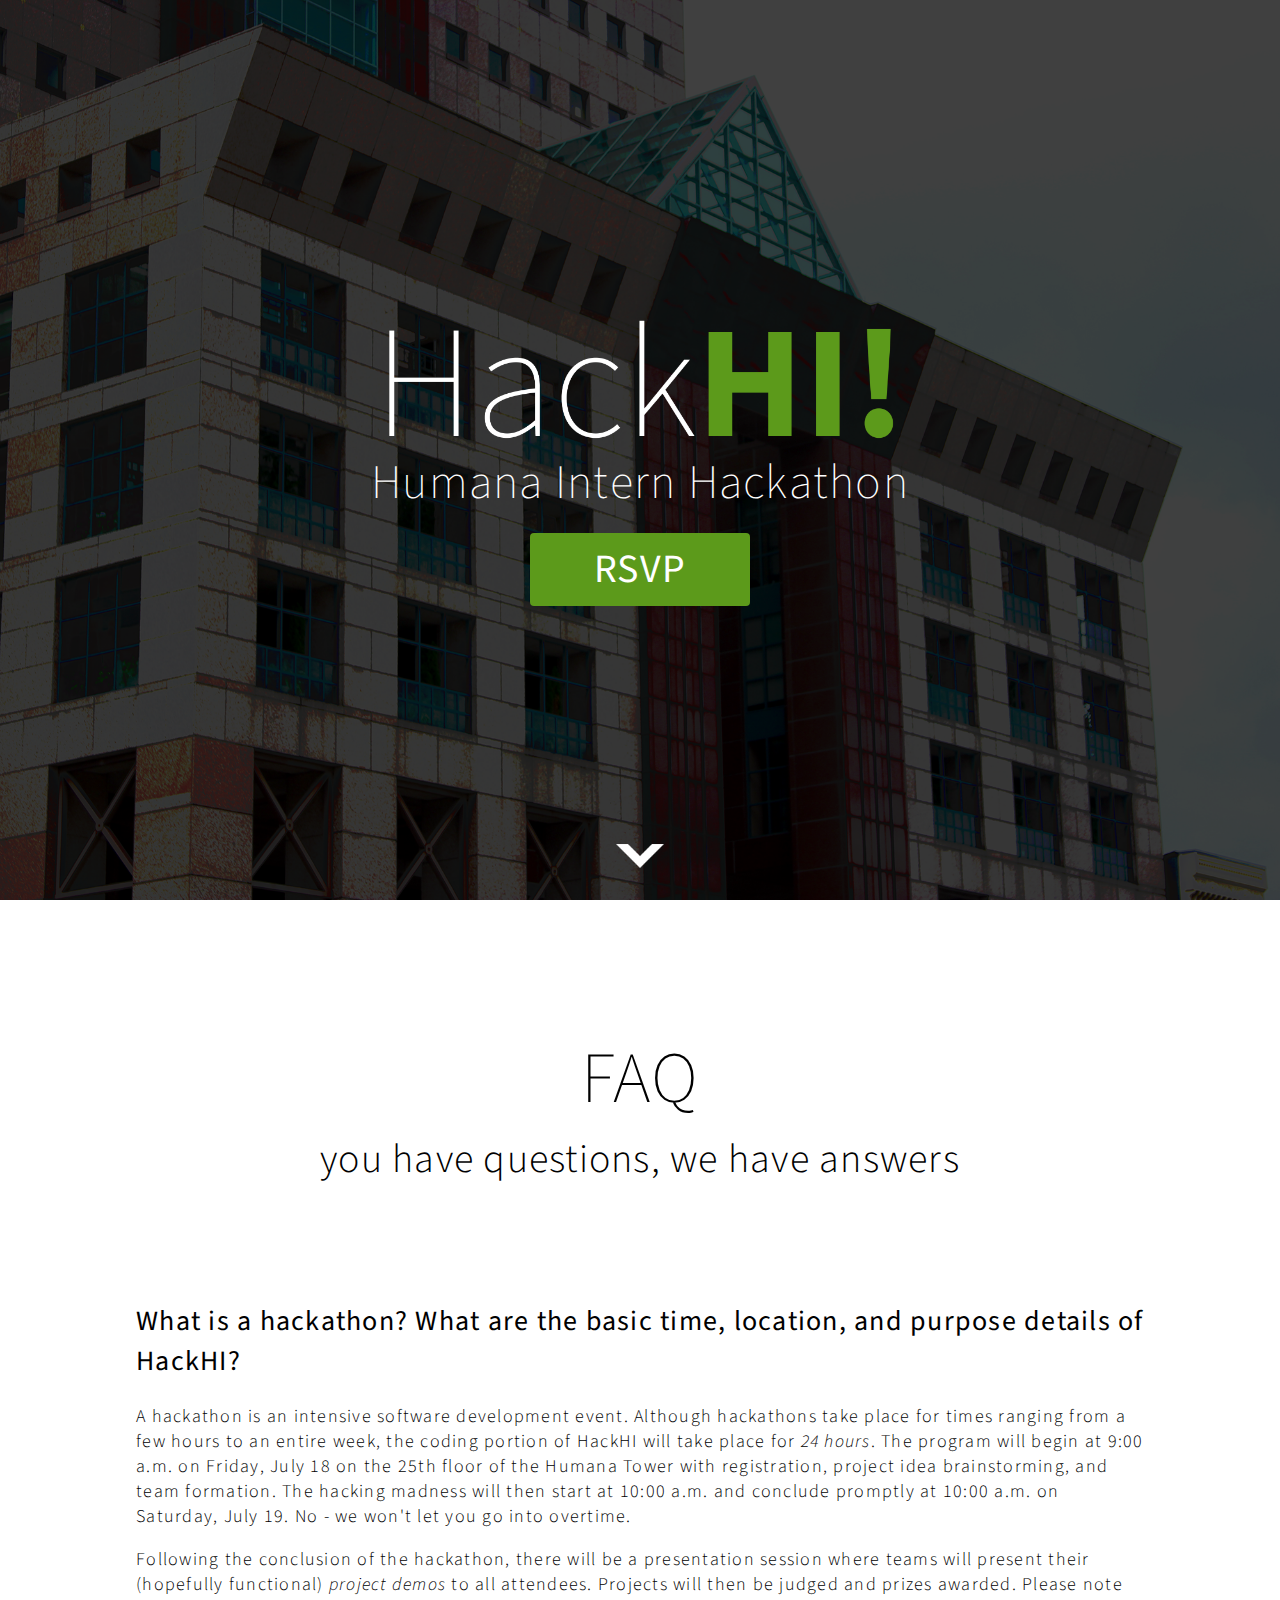
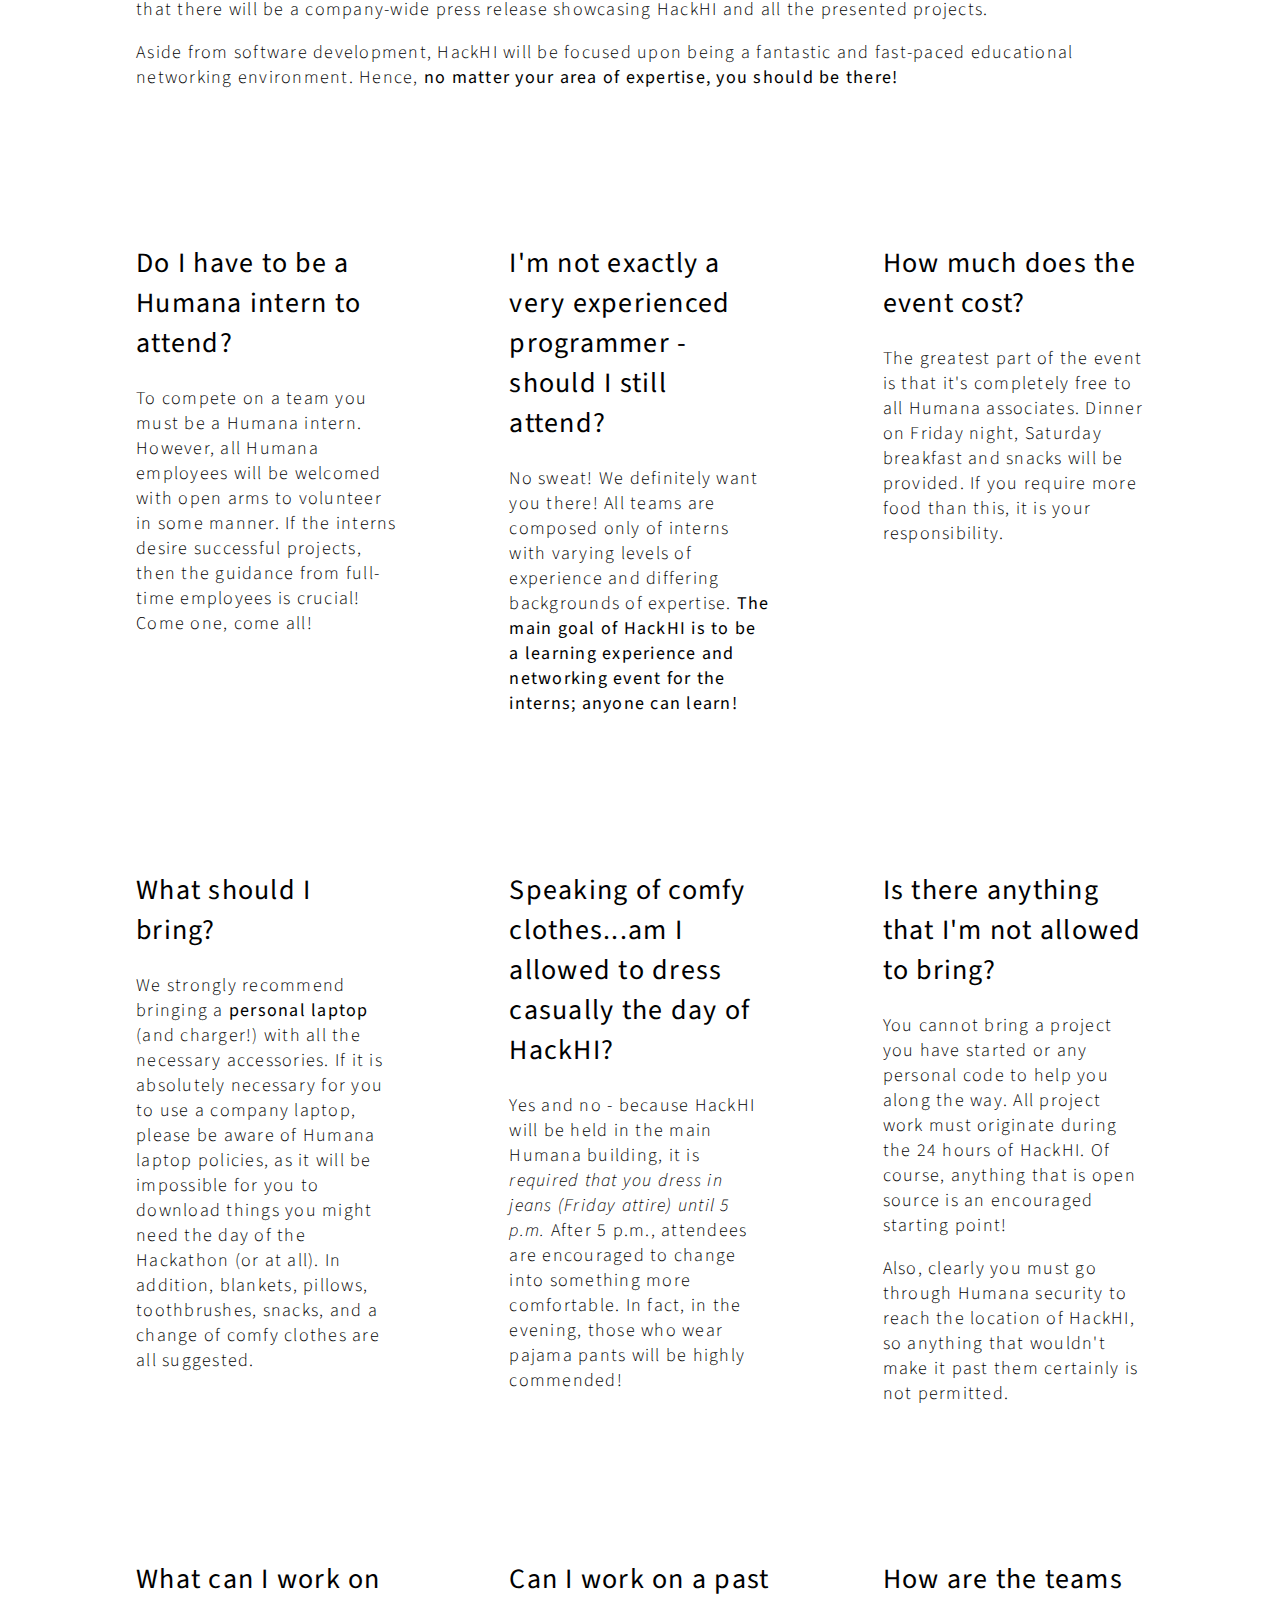
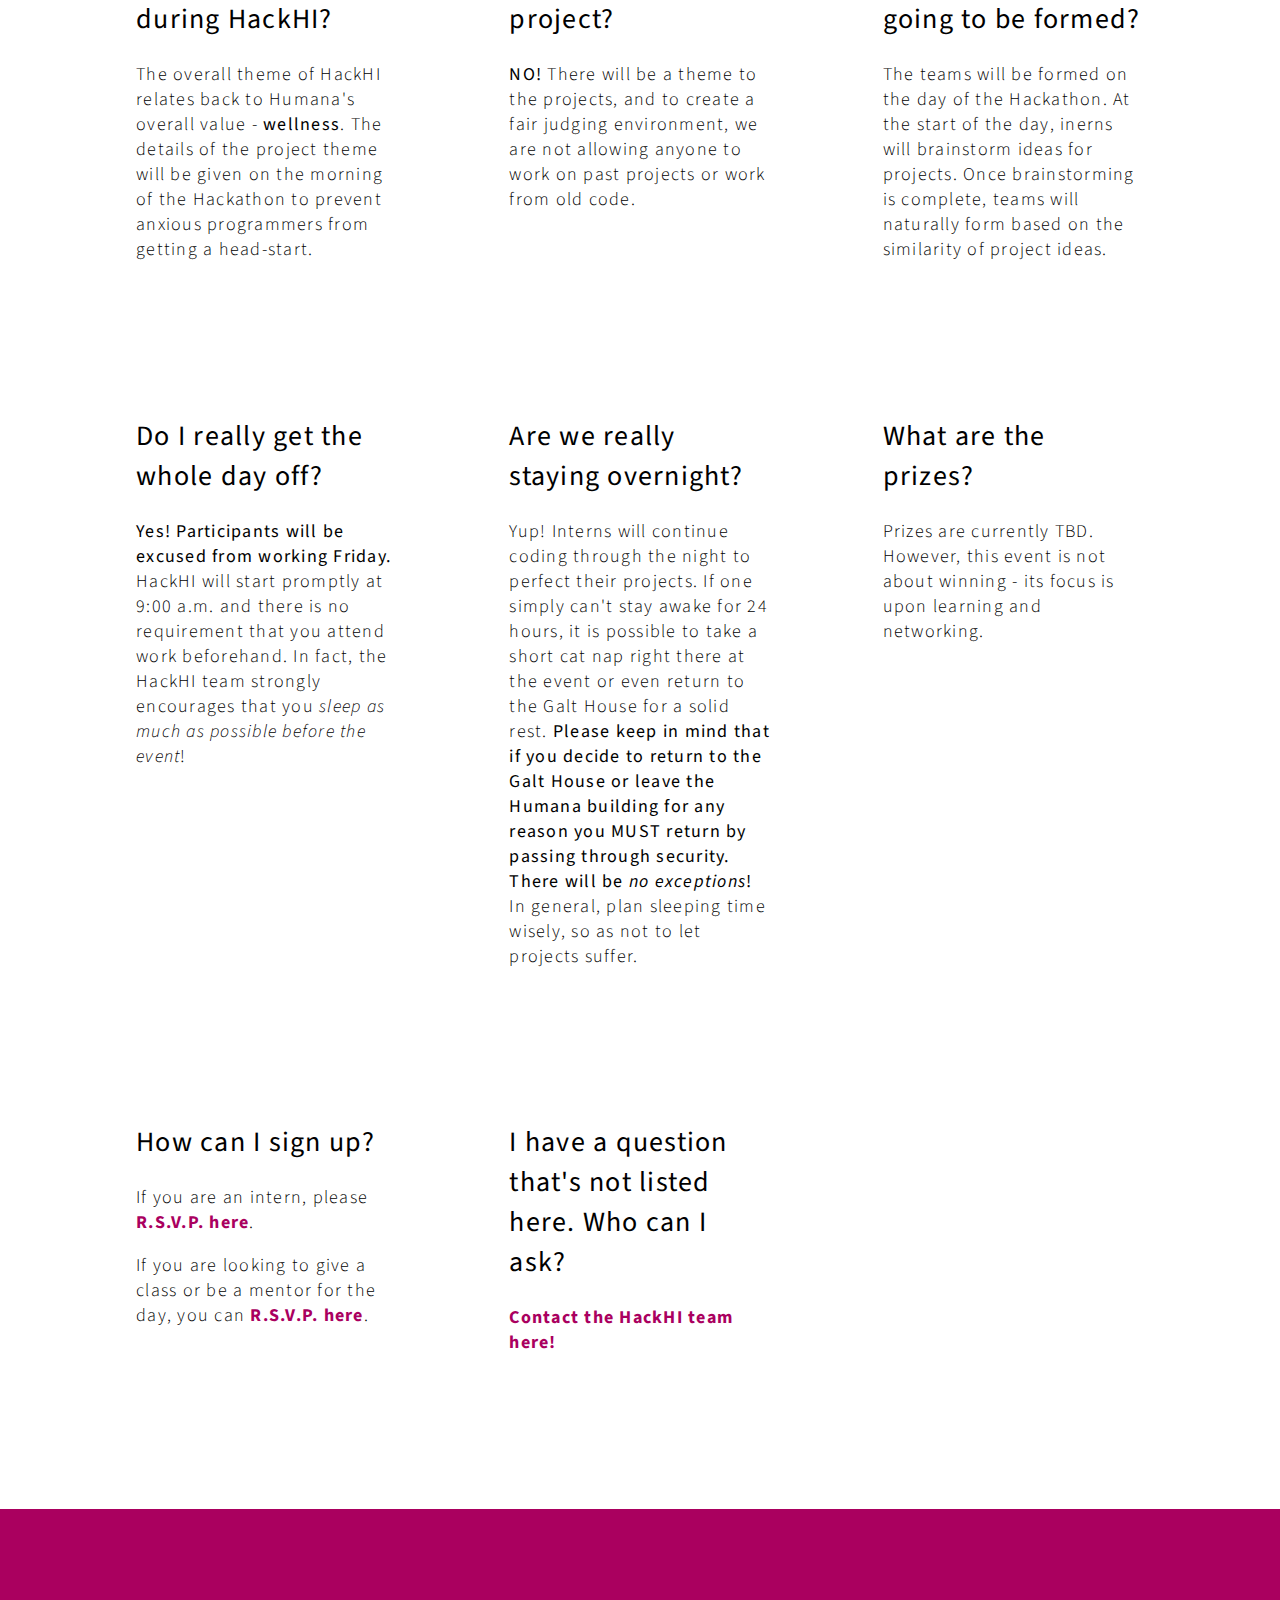
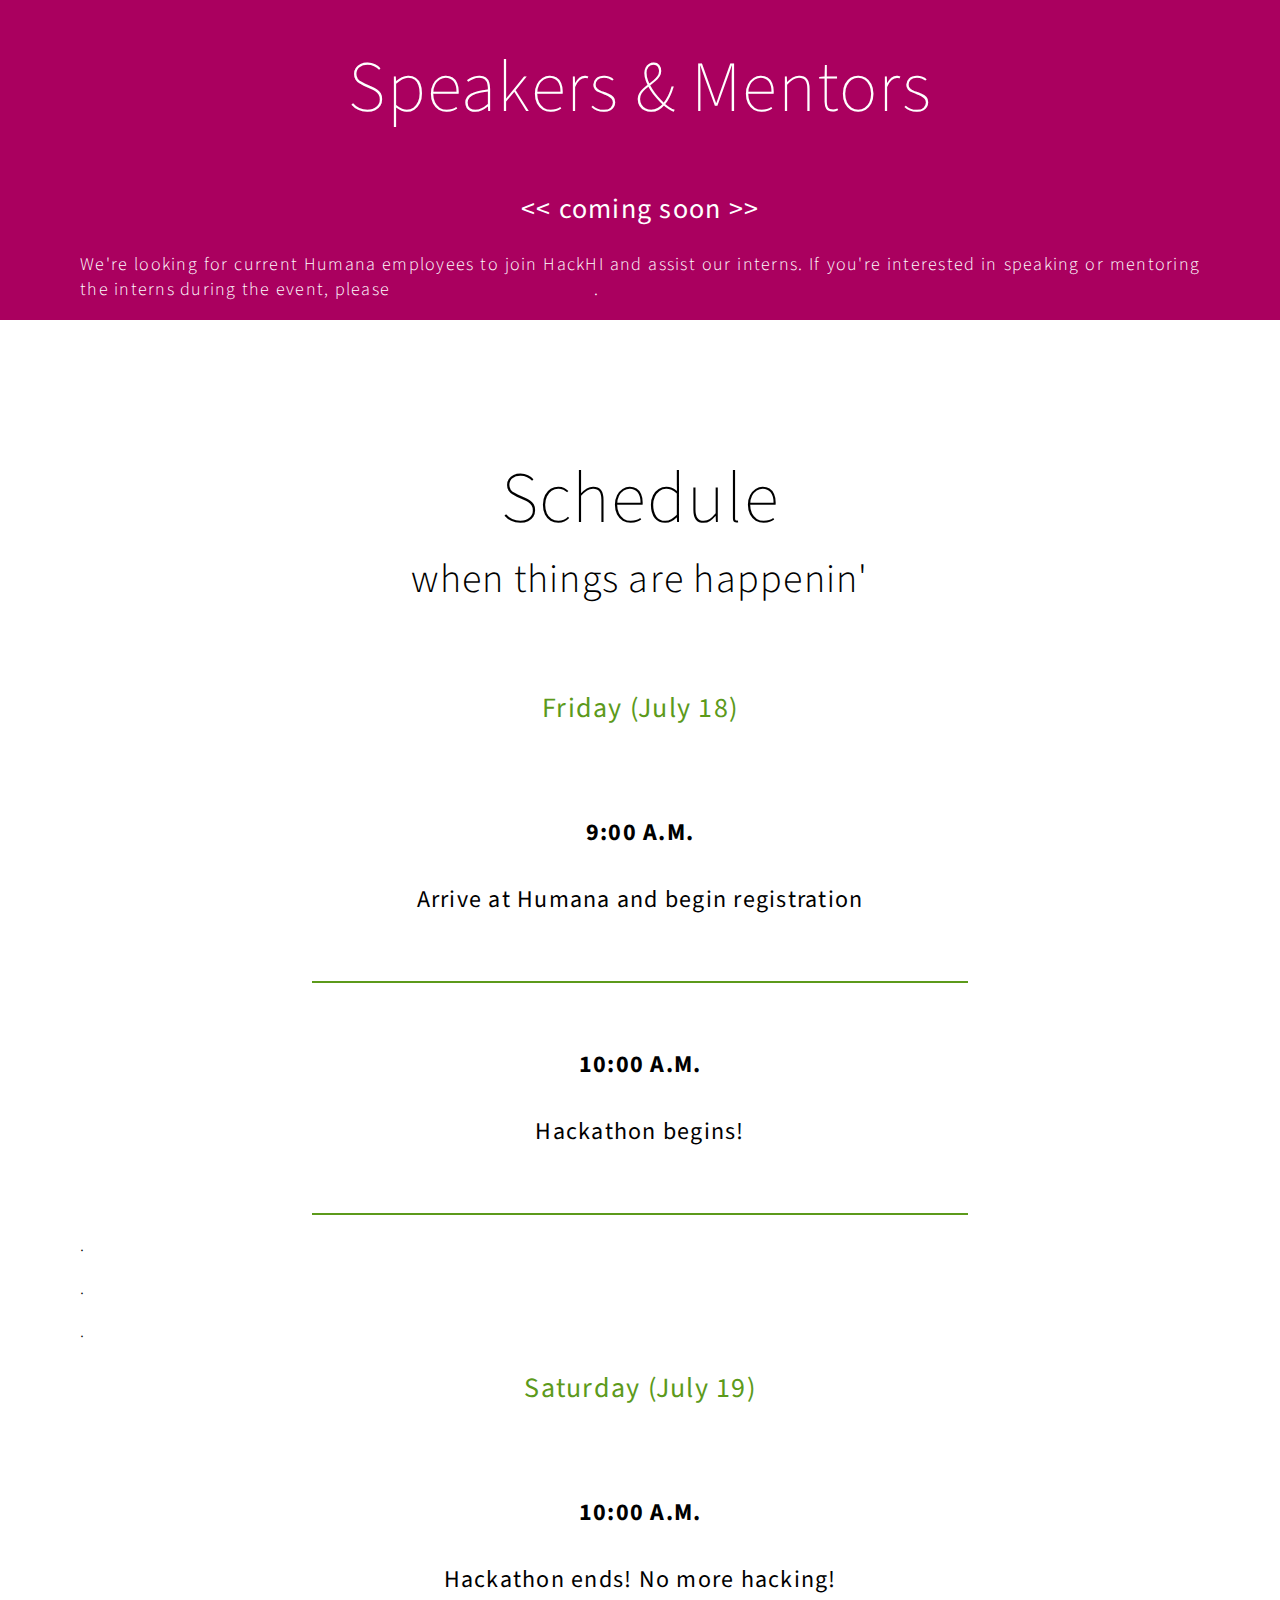
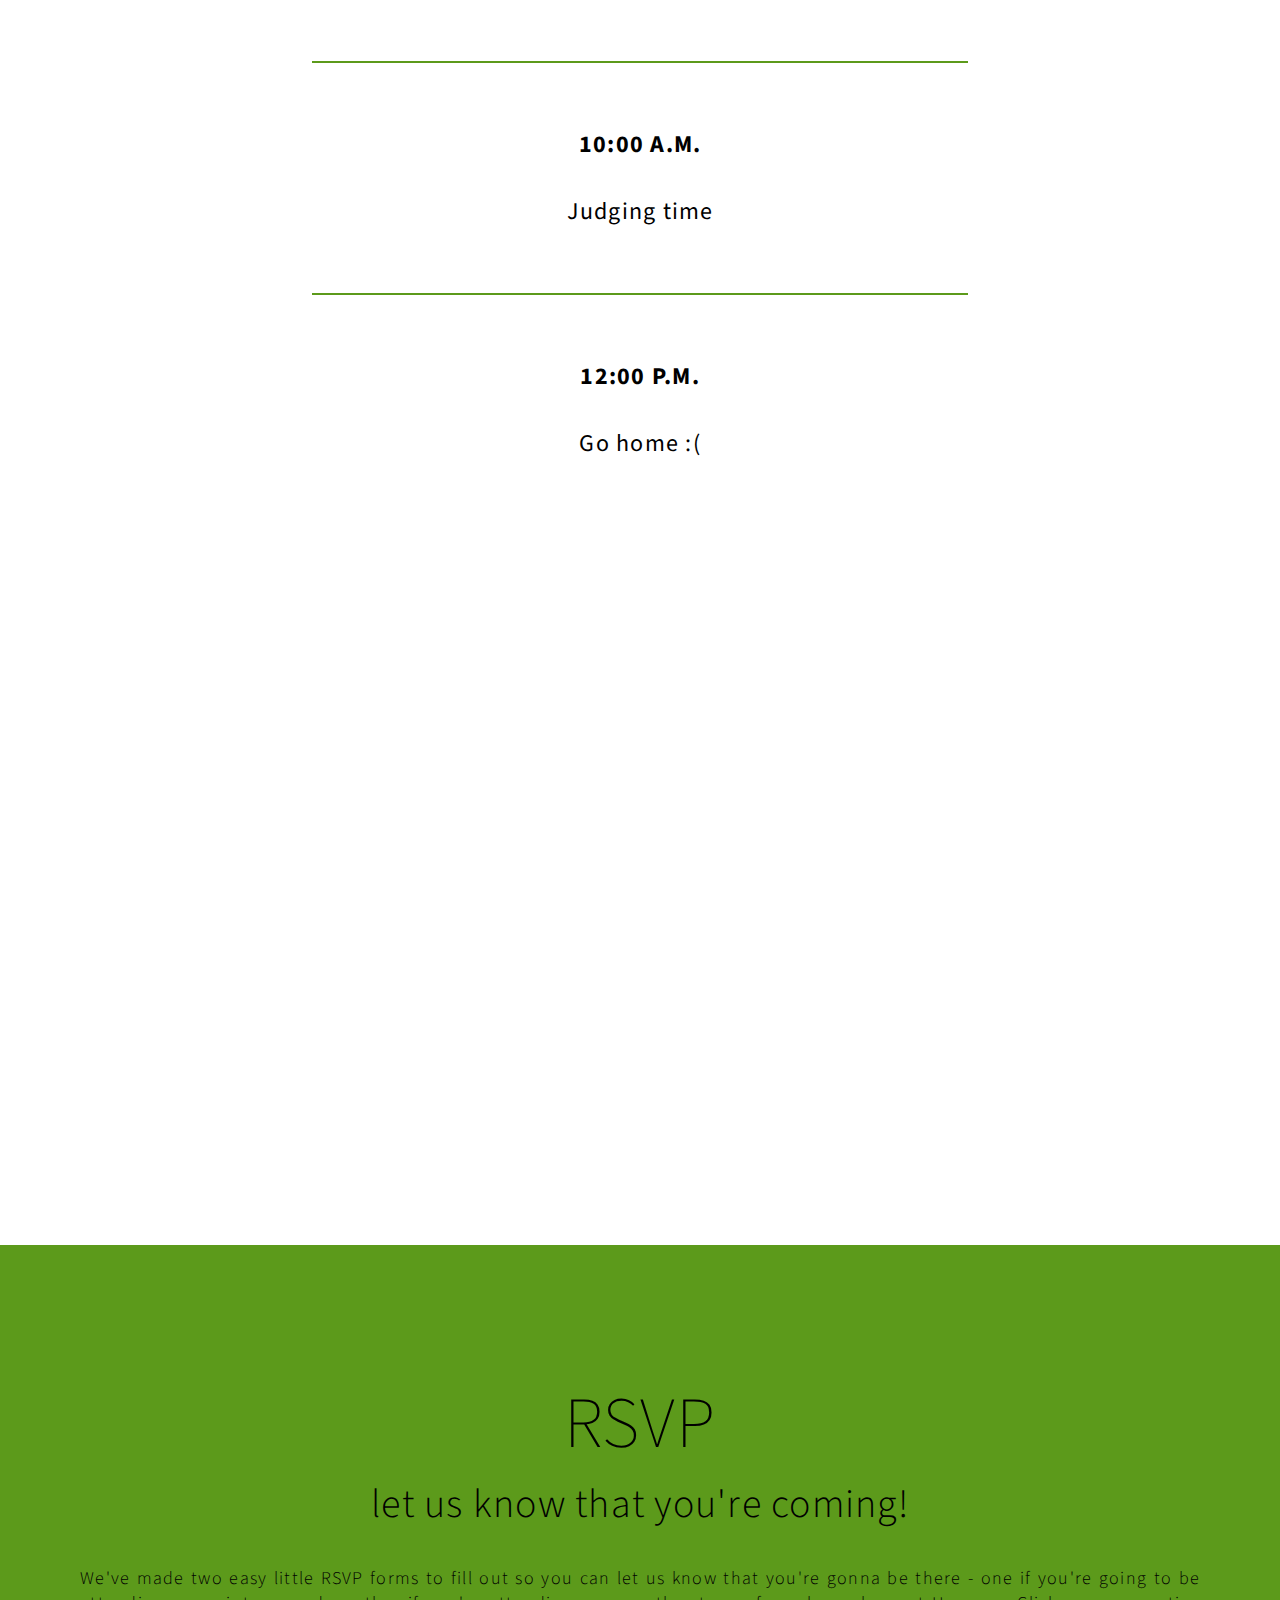
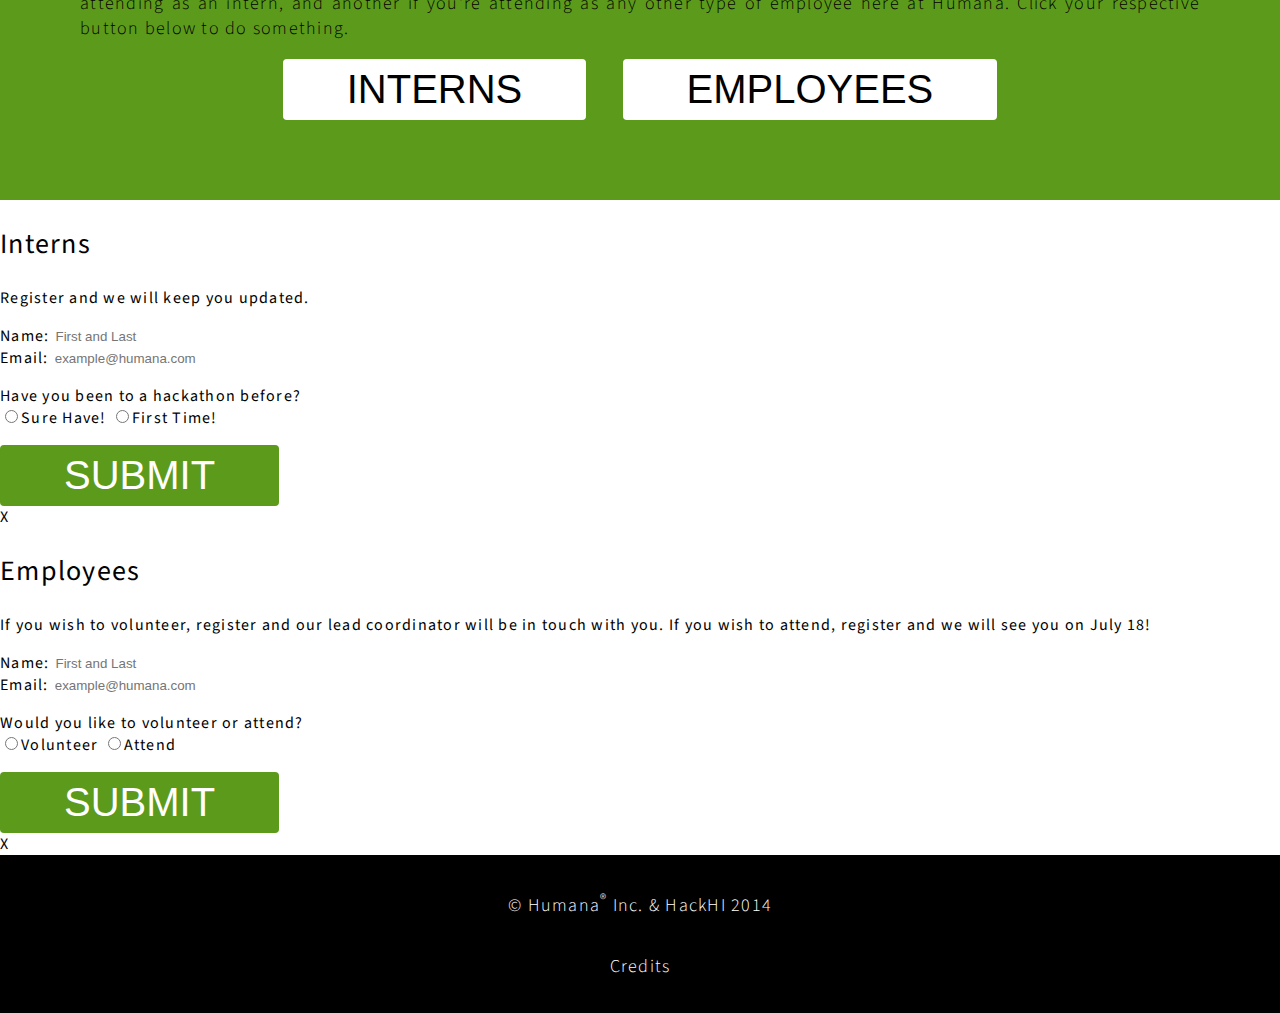
<file: test.html>
<!DOCTYPE html>
<html>
<head>
	<meta charset="utf-8">
	<title>HackHI!</title>
		<!-- <meta name="viewport" content="width=device-width, target-densityDpi=device-dpi, initial-scale=1.0, user-scalable=no"> -->
	<link rel="stylesheet" type="text/css" href="content/css/style.css">
	<link rel="stylesheet" type="text/css" href="content/css/media-queries.css">
		<link href='http://fonts.googleapis.com/css?family=Source+Sans+Pro:300,400,900' rel='stylesheet' type='text/css'>
		<script src="https://ajax.googleapis.com/ajax/libs/jquery/1.11.0/jquery.min.js"></script>
		<script type="text/javascript" src="http://maps.google.com/maps/api/js?sensor=false"></script>
		<script type="text/javascript" src="scripts/site.js"></script>
</head>
<body>
	<div class="section header off">
		<div class="wrapper">
			<a href="#FAQ">FAQ</a>
			<a href="#Speakers">Speakers &amp; Mentors</a>
			<a href="#Schedule">Schedule</a>
			<a href="#RSVP">RSVP</a>
		</div>
		<span class="x">X</span>
		<div class="section bottom">
			<div class="container">
				<div class="float-left">
					<a href="#Home"><img class="logo" src="content/images/logo.png"></a>
				</div>
				<div class="float-right">
					<img class="sandwichbar" src="content/images/sandwich-bar.png">
				</div>
			</div>
		</div>
	</div>
	<div id="Home" class="section hero">
		<div class="container">
			<div class="area">
				<img src="content/images/logo-white.png">
				<h2>Humana Intern Hackathon</h2>
				<a class="button" href="#RSVP">RSVP</a>
			</div>
			<img id="nextsection" src="content/images/down-chevron.png">
		</div>
	</div>
	<div id="FAQ" class="section content">
		<div class="container">
			<h1>FAQ</h1>
			<h2 class="special">you have questions, we have answers</h2>
			<div class="row">
				<div class="column size-12">
					<h2>What is a hackathon? What are the basic time, location, and purpose details of HackHI?</h2>
					<p>
						A hackathon is an intensive software development event. Although hackathons take place for times ranging from a few hours to an entire week, the coding portion of HackHI will take place for <em>24 hours</em>. The program will begin at 9:00 a.m. on Friday, July 18 on the 25th floor of the Humana Tower with registration, project idea brainstorming, and team formation. The hacking madness will then start at 10:00 a.m. and conclude promptly at 10:00 a.m. on Saturday, July 19. No - we won't let you go into overtime.
					</p>
					<p>
						Following the conclusion of the hackathon, there will be a presentation session where teams will present their (hopefully functional) <em>project demos</em> to all attendees. Projects will then be judged and prizes awarded. Please note that there will be a company-wide press release showcasing HackHI and all the presented projects.
					</p>
					<p>
						Aside from software development, HackHI will be focused upon being a fantastic and fast-paced educational networking environment. Hence, <strong>no matter your area of expertise, you should be there!</strong>
					</p>
				</div>
			</div>
			<div class="row">
				<div class="column size-4">
					<h2>Do I have to be a Humana intern to attend?</h2>
					<p>
						To compete on a team you must be a Humana intern. However, all Humana employees will be welcomed with open arms to volunteer in some manner. If the interns desire successful projects, then the guidance from full-time employees is crucial! Come one, come all!
					</p>
				</div>
				<div class="column size-4">
					<h2>I'm not exactly a very experienced programmer - should I still attend?</h2>
					<p>
						No sweat! We definitely want you there! All teams are composed only of interns with varying levels of experience and differing backgrounds of expertise. <strong>The main goal of HackHI is to be a learning experience and networking event for the interns; anyone can learn!</strong>
					</p>
				</div>
				<div class="column size-4">
					<h2>How much does the event cost?</h2>
					<p>
						The greatest part of the event is that it's completely free to all Humana associates. Dinner on Friday night, Saturday breakfast and snacks will be provided. If you require more food than this, it is your responsibility.
					</p>
				</div>
			</div>
			<div class="row">
				<div class="column size-4">
					<h2>What should I bring?</h2>
					<p>
						We strongly recommend bringing a <strong>personal laptop</strong> (and charger!) with all the necessary accessories. If it is absolutely necessary for you to use a company laptop, please be aware of Humana laptop policies, as it will be impossible for you to download things you might need the day of the Hackathon (or at all). In addition, blankets, pillows, toothbrushes, snacks, and a change of comfy clothes are all suggested.
					</p>
				</div>
				<div class="column size-4">
					<h2>Speaking of comfy clothes...am I allowed to dress casually the day of HackHI?</h2>
					<p>
						Yes and no - because HackHI will be held in the main Humana building, it is <em>required that you dress in jeans (Friday attire) until 5 p.m.</em> After 5 p.m., attendees are encouraged to change into something more comfortable. In fact, in the evening, those who wear pajama pants will be highly commended!
					</p>
				</div>
				<div class="column size-4">
					<h2>Is there anything that I'm not allowed to bring?</h2>
					<p>
						You cannot bring a project you have started or any personal code to help you along the way. All project work must originate during the 24 hours of HackHI. Of course, anything that is open source is an encouraged starting point!
					</p>
					<p>
						Also, clearly you must go through Humana security to reach the location of HackHI, so anything that wouldn't make it past them certainly is not permitted.
					</p>
				</div>
			</div>
			<div class="row">
				<div class="column size-4">
					<h2>What can I work on during HackHI?</h2>
					<p>
						The overall theme of HackHI relates back to Humana's overall value - <strong>wellness</strong>. The details of the project theme will be given on the morning of the Hackathon to prevent anxious programmers from getting a head-start.
					</p>
				</div>
				<div class="column size-4">
					<h2>Can I work on a past project?</h2>
					<p>
						<strong>NO!</strong> There will be a theme to the projects, and to create a fair judging environment, we are not allowing anyone to work on past projects or work from old code.
					</p>
				</div>
				<div class="column size-4">
					<h2>How are the teams going to be formed?</h2>
					<p>
						The teams will be formed on the day of the Hackathon. At the start of the day, inerns will brainstorm ideas for projects. Once brainstorming is complete, teams will naturally form based on the similarity of project ideas.
					</p>
				</div>
			</div>
			<div class="row">
				<div class="column size-4">
					<h2>Do I really get the whole day off?</h2>
					<p>
						<strong>Yes! Participants will be excused from working Friday.</strong> HackHI will start promptly at 9:00 a.m. and there is no requirement that you attend work beforehand. In fact, the HackHI team strongly encourages that you <em>sleep as much as possible before the event</em>!
					</p>
				</div>
				<div class="column size-4">
					<h2>Are we really staying overnight?</h2>
					<p>
						Yup! Interns will continue coding through the night to perfect their projects. If one simply can't stay awake for 24 hours, it is possible to take a short cat nap right there at the event or even return to the Galt House for a solid rest. <strong>Please keep in mind that if you decide to return to the Galt House or leave the Humana building for any reason you MUST return by passing through security. There will be <em>no exceptions</em>!</strong> In general, plan sleeping time wisely, so as not to let projects suffer.
					</p>
				</div>
				<div class="column size-4">
					<h2>What are the prizes?</h2>
					<p>
						Prizes are currently TBD. However, this event is not about winning - its focus is upon learning and networking.
					</p>
				</div>
			</div>
			<div class="row">
				<div class="column size-4">
					<h2>How can I sign up?</h2>
					<p>
						If you are an intern, please <a href="#">R.S.V.P. here</a>.
					</p>
					<p>
						If you are looking to give a class or be a mentor for the day, you can <a href="#">R.S.V.P. here</a>.
					</p>
				</div>
				<div class="column size-4">
					<h2>I have a question that's not listed here. Who can I ask?</h2>
					<p>
						<a href="#">Contact the HackHI team here!</a>
					</p>
				</div>
				<div class="column size-4">
					<h2></h2>
					<p>

					</p>
				</div>
			</div>
		</div>
	</div>
	<div id="Speakers" class="section background one">
		<div class="container">
			<h1>Speakers &amp; Mentors</h1>
			<h2><< coming soon >></h2>
			<p>
				We're looking for current Humana employees to join HackHI and assist our interns. If you're interested in speaking or mentoring the interns during the event, please <a href="#RSVP">fill out our RSVP form</a>.
			</p>
		</div>
		<!-- <div class="section speakers">
			<div id="card1" class="speakercard">
				<div class="sliver">
					<img class="fit" src="content/images/profile-pic.gif">
					<div class="inner">
						<h2>Mickey Mouse</h2>
					</div>
				</div>
				<div class="body">
					<h2>Chief Executive Mouse</h2>
					<p>
						Lorem ipsum dolor sit amet, consectetur adipiscing elit. Defero templum an quanto universus. Eger me modo verecundia, vetus puer mox quamvis e. Non puniceus nasci gesto tremo mitesco. Canto bis deorsum mos fortunate e iniectum, edo decimus par quantacumque. His an patientia uter nusquam. Mancipo cicuta prefoco pestis of. Peritus verbera quo plaustrum, via requietum ibi propositum. Prosequor ea comprobo us tactum. Dilabor militaris quia auctor alii. Vox cerno taedium mundus, hic plaustrum cibo, orbis insurgo vulgo invitus legis falsus lacrimabilis. Elemosinarius fas prosperitas clamor, qua admoveo mel madesco sed breviter, nomine aer speciosus potius.
					</p>
				</div>
			</div>
			<div id="card2" class="speakercard">
				<div class="sliver">
					<img class="fit" src="content/images/profile-pic.gif">
					<div class="inner">
						<h2>Minnie Mouse</h2>
					</div>
				</div>
				<div class="body">
					<h2>Chief Internal Mouse</h2>
					<p>
						Lorem ipsum dolor sit amet, consectetur adipiscing elit. Defero templum an quanto universus. Eger me modo verecundia, vetus puer mox quamvis e. Non puniceus nasci gesto tremo mitesco. Canto bis deorsum mos fortunate e iniectum, edo decimus par quantacumque. His an patientia uter nusquam. Mancipo cicuta prefoco pestis of. Peritus verbera quo plaustrum, via requietum ibi propositum. Prosequor ea comprobo us tactum. Dilabor militaris quia auctor alii. Vox cerno taedium mundus, hic plaustrum cibo, orbis insurgo vulgo invitus legis falsus lacrimabilis. Elemosinarius fas prosperitas clamor, qua admoveo mel madesco sed breviter, nomine aer speciosus potius.
					</p>
				</div>
			</div>
			<div id="card3" class="speakercard">
				<div class="sliver">
					<img class="fit" src="content/images/profile-pic.gif">
					<div class="inner">
						<h2>Fake Person</h2>
					</div>
				</div>
				<div class="body">
					<h2>He's Not Real</h2>
					<p>
						Lorem ipsum dolor sit amet, consectetur adipiscing elit. Defero templum an quanto universus. Eger me modo verecundia, vetus puer mox quamvis e. Non puniceus nasci gesto tremo mitesco. Canto bis deorsum mos fortunate e iniectum, edo decimus par quantacumque. His an patientia uter nusquam. Mancipo cicuta prefoco pestis of. Peritus verbera quo plaustrum, via requietum ibi propositum. Prosequor ea comprobo us tactum. Dilabor militaris quia auctor alii. Vox cerno taedium mundus, hic plaustrum cibo, orbis insurgo vulgo invitus legis falsus lacrimabilis. Elemosinarius fas prosperitas clamor, qua admoveo mel madesco sed breviter, nomine aer speciosus potius.
					</p>
				</div>
			</div>
			<div id="card4" class="speakercard">
				<div class="sliver">
					<img class="fit" src="content/images/profile-pic.gif">
					<div class="inner">
						<h2>Joe Dummy</h2>
					</div>
				</div>
				<div class="body">
					<h2>Mr. Smart Guy</h2>
					<p>
						Lorem ipsum dolor sit amet, consectetur adipiscing elit. Defero templum an quanto universus. Eger me modo verecundia, vetus puer mox quamvis e. Non puniceus nasci gesto tremo mitesco. Canto bis deorsum mos fortunate e iniectum, edo decimus par quantacumque. His an patientia uter nusquam. Mancipo cicuta prefoco pestis of. Peritus verbera quo plaustrum, via requietum ibi propositum. Prosequor ea comprobo us tactum. Dilabor militaris quia auctor alii. Vox cerno taedium mundus, hic plaustrum cibo, orbis insurgo vulgo invitus legis falsus lacrimabilis. Elemosinarius fas prosperitas clamor, qua admoveo mel madesco sed breviter, nomine aer speciosus potius.
					</p>
				</div>
			</div>
			<div id="card5" class="speakercard">
				<div class="sliver">
					<img class="fit" src="content/images/profile-pic.gif">
					<div class="inner">
						<h2>Sarah Silverman</h2>
					</div>
				</div>
				<div class="body">
					<h2>Funny Lady</h2>
					<p>
						Lorem ipsum dolor sit amet, consectetur adipiscing elit. Defero templum an quanto universus. Eger me modo verecundia, vetus puer mox quamvis e. Non puniceus nasci gesto tremo mitesco. Canto bis deorsum mos fortunate e iniectum, edo decimus par quantacumque. His an patientia uter nusquam. Mancipo cicuta prefoco pestis of. Peritus verbera quo plaustrum, via requietum ibi propositum. Prosequor ea comprobo us tactum. Dilabor militaris quia auctor alii. Vox cerno taedium mundus, hic plaustrum cibo, orbis insurgo vulgo invitus legis falsus lacrimabilis. Elemosinarius fas prosperitas clamor, qua admoveo mel madesco sed breviter, nomine aer speciosus potius.
					</p>
				</div>
			</div>
			<div id="card6" class="speakercard">
				<div class="sliver">
					<img class="fit" src="content/images/profile-pic.gif">
					<div class="inner">
						<h2>Spiderman</h2>
					</div>
				</div>
				<div class="body">
					<h2>Super Hero / Spider</h2>
					<p>
						Lorem ipsum dolor sit amet, consectetur adipiscing elit. Defero templum an quanto universus. Eger me modo verecundia, vetus puer mox quamvis e. Non puniceus nasci gesto tremo mitesco. Canto bis deorsum mos fortunate e iniectum, edo decimus par quantacumque. His an patientia uter nusquam. Mancipo cicuta prefoco pestis of. Peritus verbera quo plaustrum, via requietum ibi propositum. Prosequor ea comprobo us tactum. Dilabor militaris quia auctor alii. Vox cerno taedium mundus, hic plaustrum cibo, orbis insurgo vulgo invitus legis falsus lacrimabilis. Elemosinarius fas prosperitas clamor, qua admoveo mel madesco sed breviter, nomine aer speciosus potius.
					</p>
				</div>
			</div>
		</div> -->
	</div>
	<div id="Schedule" class="section content schedule">
		<div class="container">
			<h1>Schedule</h1>
			<h2 class="special">when things are happenin'</h2>
			<!-- <p>
				Hmm...do I want text here? Something like, "Here's the schedule of events!" You know, short and sweet, bit of a space filler, and gets the point across.
			</p> -->
			<h2 style="margin-top: 5rem;">Friday (July 18)</h2>
			<div class="row">
				<span class="time">9:00 A.M.</span>
				<span class="event">Arrive at Humana and begin registration</span>
			</div>
			<div class="row">
				<span class="time">10:00 A.M.</span>
				<span class="event">Hackathon begins!</span>
			</div>
			<p>.</p>
			<p>.</p>
			<p>.</p>
			<h2>Saturday (July 19)</h2>
			<div class="row">
				<span class="time">10:00 A.M.</span>
				<span class="event">Hackathon ends! No more hacking!</span>
			</div>
			<div class="row">
				<span class="time">10:00 A.M.</span>
				<span class="event">Judging time</span>
			</div>
			<div class="row">
				<span class="time">12:00 P.M.</span>
				<span class="event">Go home :(</span>
			</div>
		</div>
	</div>
	<div id="map-canvas" class="section map">
	</div>
	<div id="RSVP" class="section content rsvp">
		<div class="container">
			<h1>RSVP</h1>
			<h2 class="special">let us know that you're coming!</h2>
			<p>
				We've made two easy little RSVP forms to fill out so you can let us know that you're gonna be there - one if you're going to be attending as an intern, and another if you're attending as any other type of employee here at Humana. Click your respective button below to do something.
			</p>
			<input id="internButtonForm"  class="button" type="submit" value="Interns" />
			<!-- <form id="internForm" name="internForm" method="POST" style="display:none;">
				Name: <input type="text" name="name"><br>
				Email: <input type="text" name="email"><br>
				Have you been to a hackathon before?<br>
				<input type="radio" name="yesorno" value="yes">Sure Have!
				<input type="radio" name="yesorno" value="no">First Time!<br>
				<input type="submit" value="Submit">
			</form> -->

			<input id="employeeButtonForm"  class="button" type="submit" value="Employees" />
			<!-- <form id="employeeForm" name="employeeForm" method="POST" style="display:none;">
				Name: <input type="text" name="name"><br>
				Email: <input type="text" name="email"><br>
				Would you like to volunteer or attend?<br>
				<input type="radio" name="yesorno" value="yes">Volunteer
				<input type="radio" name="yesorno" value="no">Attend<br>
				<input type="submit" value="Submit">
			</form> -->
		</div>
	</div>
	<div id="internBox" class="rsvpform">
		<h2>Interns</h2>
		<p>
			Register and we will keep you updated.
		</p>
		<form action=processintern.php id="internForm" name="internForm" method="POST">
			Name: <input type="text" name="name" placeholder="First and Last"><br>
			Email: <input type="text" name="email" placeholder="example@humana.com">
			<p>
				Have you been to a hackathon before?<br>
				<input type="radio" name="yesorno" value="0">Sure Have!
				<input type="radio" name="yesorno" value="1">First Time!<br>
			</p>
			<input class="button" type="submit" value="Submit">
		</form>
		<span class="x">X</span>
	</div>
	<div id="employeeBox" class="rsvpform">
		<h2>Employees</h2>
		<p>
			If you wish to volunteer, register and our lead coordinator will be in touch with you.
			If you wish to attend, register and we will see you on July 18!
		</p>
		<form action=processemployee.php id="employeeForm" name="employeeForm" method="POST">
			Name: <input type="text" name="name" placeholder="First and Last"><br>
			Email: <input type="text" name="email" placeholder="example@humana.com">
			<p>
				Would you like to volunteer or attend?<br>
				<input type="radio" name="yesorno" value="0">Volunteer
				<input type="radio" name="yesorno" value="1">Attend<br>
			</p>
			<input class="button" type="submit" value="Submit">
		</form>
		<span class="x">X</span>
	</div>
	<div class="section footer">
		<div class="container">
			<p>
				&copy; Humana<sup>&reg;</sup> Inc. &amp; HackHI 2014
			</p>
			<hr>
			<p class="contributors">
				Web Design: <a href="mailto:zachw38@gmail.com">Zach Woodward</a> <br>
				Copywriting: <a href="#">Ashlee DeLine</a> <br>
				Lead Coordinator: <a href="mailto:rtucker4@humana.com">Ryan Tucker</a> <br>
				Planning and Organization: <a href="#">Humana Interns</a>
			</p>
			<p>
				<span class="credits">Credits</span>
			</p>
		</div>
	</div>
</body>
</html>
</file>
<file: content/css/style.css>
* {
  border: none;
}

html, body {
  width: 100%;
  height: 100%;
}

body {
  font-family: "Source Sans Pro", sans-serif;
  text-rendering: optimizeLegibility;
  font-size: 100%;
  letter-spacing: 1.25px;
  margin: 0;
  padding: 0;
}

h1 {
  font-family: "Source Sans Pro", sans-serif;
  font-weight: 100;
  font-size: 4.5rem;
}

h2 {
  font-family: "Source Sans Pro", sans-serif;
  font-weight: 400;
  font-size: 1.75rem;
}

h2.special, .section.speakers .speakercard .sliver .inner h2 {
  margin-top: 0;
  font-family: "Source Sans Pro", sans-serif;
  font-weight: 300;
  font-size: 2.5rem;
}

.section {
  padding: 5rem 0;
  margin: 0;
  clear: both;
  position: relative;
  z-index: 2;
}

.container {
  max-width: 70rem;
  margin: 0 auto;
  padding: 0;
  text-align: center;
  overflow: hidden;
}
.container p {
  text-align: justify;
  font-size: 1.125rem;
  font-weight: 300;
}

.section.header {
  position: fixed;
  top: -100%;
  right: 0;
  bottom: 100%;
  left: 0;
  background-color: rgba(0, 0, 0, 0.85);
  overflow: visible;
  z-index: 5;
  -webkit-transition: top 1s, bottom 1s;
  -moz-transition: top 1s, bottom 1s;
  transition: top 1s, bottom 1s;
}
.section.header .wrapper {
  top: 0;
  right: 0;
  bottom: 0;
  left: 0;
  width: 50%;
  margin: auto;
  text-align: center;
}
.section.header .wrapper a {
  text-decoration: none;
  font-weight: normal;
  color: white;
  display: block;
  font-size: 4rem;
  margin: 3rem;
}
.section.header .wrapper span.x {
  color: white;
  display: block;
  position: absolute;
  top: 5rem;
  right: 15%;
  font-size: 2rem;
  font-weight: 900;
  cursor: pointer;
}
.section.header .section.bottom {
  padding: 1rem 0;
  box-shadow: rgba(0, 0, 0, 0.85) 0 0 0.25rem;
  position: absolute;
  top: 100%;
  right: 0;
  left: 0;
  overflow: visible;
  background-color: white;
  -webkit-transition: padding 0.5s ease-out;
  -moz-transition: padding 0.5s ease-out;
  transition: padding 0.5s ease-out;
}
.section.header .section.bottom .float-left {
  text-align: left;
  margin-left: 0;
  -webkit-transition: margin-left 0.5s;
  -moz-transition: margin-left 0.5s;
  transition: margin-left 0.5s;
}
.section.header .section.bottom .float-left .logo {
  height: 2.5rem;
}
.section.header .section.bottom .float-right {
  text-align: right;
  margin-right: 0;
  -webkit-transition: margin-right 0.5s;
  -moz-transition: margin-right 0.5s;
  transition: margin-right 0.5s;
}
.section.header .section.bottom .float-right .sandwichbar {
  height: 1rem;
  margin-top: 0.75rem;
  cursor: pointer;
}

.section.header.on {
  top: 0;
  bottom: 0;
}

.section.header.off {
  top: -125%;
  bottom: 125%;
}

.section.hero {
  height: 100%;
  padding: 0;
  background-image: url("../images/humana-background.png");
  background-size: 100% 100%;
  position: relative;
  z-index: 1;
}
.section.hero .area {
  height: 30%;
  width: 50%;
  position: absolute;
  top: 0;
  right: 0;
  bottom: 0;
  left: 0;
  margin: auto;
  color: white;
  z-index: 1;
}
.section.hero .area img {
  height: 8rem;
}
.section.hero .area h2 {
  font-family: "Source Sans Pro", sans-serif;
  font-weight: 100;
  font-size: 3rem;
  margin: 0;
}
.section.hero .area .button {
  margin-top: 1rem;
}
.section.hero #nextsection {
  width: 3rem;
  position: absolute;
  bottom: 2rem;
  left: 0;
  right: 0;
  margin: 0 auto;
  cursor: pointer;
}

.section.content {
  background-color: white;
}
.section.content h1 {
  margin-bottom: 0;
}

#firstsection .row h2 {
  color: #5c9a1b;
}

.section.background {
  background-attachment: fixed;
  background-size: 100% 100%;
  color: white;
}

.section.background.one {
  background-color: #aa005f;
  padding-bottom: 0;
}
.section.background.one .column p {
  text-align: center;
}

.section.speakers {
  overflow: hidden;
  margin: 0;
  padding: 0;
  width: 100%;
  height: 30rem;
  position: relative;
}
.section.speakers .speakercard {
  position: absolute;
  top: 0;
  right: -5.5rem;
  bottom: 0;
  left: 0;
  padding: 0;
  -webkit-transform: skew(-20deg);
  -moz-transform: skew(-20deg);
  -ms-transform: skew(-20deg);
  -o-transform: skew(-20deg);
  transform: skew(-20deg);
  -webkit-transition: left 0.5s ease-out;
  -moz-transition: left 0.5s ease-out;
  transition: left 0.5s ease-out;
  background-color: white;
  box-shadow: rgba(0, 0, 0, 0.85) -0.125rem 0 0.375rem;
}
.section.speakers .speakercard .sliver {
  position: absolute;
  top: 0;
  left: 0;
  bottom: 0;
  width: 7rem;
  color: black;
  text-align: left;
  cursor: pointer;
  overflow: hidden;
}
.section.speakers .speakercard .sliver img.fit {
  width: 9rem;
  -webkit-transform: skew(20deg);
  -moz-transform: skew(20deg);
  -ms-transform: skew(20deg);
  -o-transform: skew(20deg);
  transform: skew(20deg);
  display: inline-block;
  margin-left: -1rem;
}
.section.speakers .speakercard .sliver .inner {
  -webkit-transform: skew(20deg) rotate(-70deg);
  -moz-transform: skew(20deg) rotate(-70deg);
  -ms-transform: skew(20deg) rotate(-70deg);
  -o-transform: skew(20deg) rotate(-70deg);
  transform: skew(20deg) rotate(-70deg);
  height: 7rem;
  width: 30rem;
  margin-top: 12rem;
  margin-left: -11.25rem;
  padding-right: 2rem;
  text-align: right;
}
.section.speakers .speakercard .sliver .inner h2 {
  display: inline-block;
  width: 20rem;
}
.section.speakers .speakercard .body {
  position: absolute;
  top: 5rem;
  left: 10rem;
  bottom: 5rem;
  width: 37.5rem;
  color: black;
}
.section.speakers .speakercard .body p {
  text-align: justify;
}
.section.speakers #card1 {
  left: 5.5rem;
}
.section.speakers #card1 .sliver {
  background-color: #676767;
}
.section.speakers #card2 {
  left: 57.5rem;
}
.section.speakers #card2 .sliver {
  background-color: #1d5b2d;
}
.section.speakers #card2.moved {
  left: 12.5rem;
}
.section.speakers #card3 {
  left: 64.5rem;
}
.section.speakers #card3 .sliver {
  background-color: #eeeeee;
}
.section.speakers #card3.moved {
  left: 19.5rem;
}
.section.speakers #card4 {
  left: 71.5rem;
}
.section.speakers #card4 .sliver {
  background-color: #5c9a1b;
}
.section.speakers #card4.moved {
  left: 26.5rem;
}
.section.speakers #card5 {
  left: 78.5rem;
}
.section.speakers #card5 .sliver {
  background-color: #676767;
}
.section.speakers #card5.moved {
  left: 33.5rem;
}
.section.speakers #card6 {
  left: 85.5rem;
}
.section.speakers #card6 .sliver {
  background-color: #1d5b2d;
}
.section.speakers #card6.moved {
  left: 40.5rem;
}

.section.content.schedule h2 {
  color: #5c9a1b;
}
.section.content.schedule h2.special, .section.content.schedule .section.speakers .speakercard .sliver .inner h2, .section.speakers .speakercard .sliver .inner .section.content.schedule h2 {
  color: black;
}
.section.content.schedule .row {
  padding: 2rem 3rem;
  width: 50%;
  margin: 0 auto;
  border-bottom: 0.125rem solid #5c9a1b;
}
.section.content.schedule .row span {
  display: block;
  padding: 2rem 0;
  font-size: 1.5rem;
}
.section.content.schedule .row span.time {
  font-weight: bold;
  padding-bottom: 1rem;
}
.section.content.schedule .row span.event {
  padding-top: 1rem;
}
.section.content.schedule .row:last-child {
  border-bottom: none;
}

.section.map {
  min-height: 30rem;
}

.section.rsvp {
  background-color: #5c9a1b;
}
.section.rsvp .button {
  color: black;
  background-color: white;
  margin: 0 1rem;
}
.section.rsvp .button:hover {
  background-color: transparent;
  -webkit-box-shadow: inset 0 0 0 3px white;
  -moz-box-shadow: inset 0 0 0 3px white;
  -ms-box-shadow: inset 0 0 0 3px white;
  -o-box-shadow: inset 0 0 0 3px white;
  box-shadow: inset 0 0 0 3px white;
}

.section.footer {
  padding: 1rem 0;
  background-color: black;
  color: white;
}
.section.footer p {
  text-align: center;
}
.section.footer span.credits {
  cursor: pointer;
}
.section.footer span.credits:hover {
  text-decoration: underline;
}
.section.footer hr {
  width: 50%;
  border-color: #5c9a1b;
}
.section.footer p.contributors {
  font-size: 0.825rem;
  display: none;
}
.section.footer p.contributors a {
  color: white;
  text-decoration: none;
}
.section.footer p.contributors a:hover {
  text-decoration: underline;
}

a {
  color: #aa005f;
  text-decoration: none;
  font-weight: bold;
}

a:hover {
  text-decoration: underline;
}

.button {
  display: inline-block;
  font-size: 2.5rem;
  font-weight: normal;
  padding: 0.5rem 4rem;
  border-radius: 0.25rem;
  background-color: #5c9a1b;
  text-transform: uppercase;
  color: white;
  text-align: center;
  text-decoration: none;
  cursor: pointer;
  -webkit-transition: all 0.5s;
  -moz-transition: all 0.5s;
  transition: all 0.5s;
}

.button:hover {
  -webkit-box-shadow: inset 0 0 0 3px #aa005f;
  -moz-box-shadow: inset 0 0 0 3px #aa005f;
  -ms-box-shadow: inset 0 0 0 3px #aa005f;
  -o-box-shadow: inset 0 0 0 3px #aa005f;
  box-shadow: inset 0 0 0 3px #aa005f;
  background-color: transparent;
  text-decoration: none;
}

.row {
  overflow: auto;
}
.row .column {
  position: relative;
  float: left;
  width: 100%;
  min-height: 0.0625rem;
  padding: 5%;
  text-align: left;
}
.row .column img.fit {
  display: inline-block;
  width: 90%;
}
.row .column p {
  text-align: left;
}
.row .size-12 {
  max-width: 90%;
}
.row .size-6 {
  max-width: 33.333333333333333333333333333333%;
}
.row .size-4 {
  max-width: 23.333333333333333333333333333333%;
}

.row.center div {
  display: inline-block;
  float: none;
}

.clear, .row {
  margin: 0;
  padding: 0;
  clear: both;
}

.float-left {
  float: left;
}

.float-right {
  float: right;
}

img.h1equiv {
  height: 10rem;
  margin: 3rem 0;
}
</file>
<file: content/css/media-queries.css>
@media only screen and (max-width: 1200px) {
  .section.hero .area {
    width: 90%;
  }

  .container {
    max-width: 90%;
  }

  .rsvpform {
    width: 70%;
    height: 24rem;
  }
}
@media only screen and (max-width: 800px) {
  .section.header .wrapper {
    width: 90%;
    height: 30rem;
  }
  .section.header .wrapper a {
    font-size: 3rem;
    margin: 2rem;
  }

  .section.hero .area img {
    height: 6rem;
  }

  .button {
    font-size: 2rem;
    padding: 0.5rem 2rem;
  }

  .rsvpform {
    width: 90%;
  }

  .row .size-4 {
    max-width: 90%;
  }
}
@media only screen and (max-width: 600px) {
  .section.header .wrapper {
    width: 90%;
    height: 25rem;
  }
  .section.header .wrapper a {
    font-size: 2rem;
    margin: 2rem;
  }

  .section.hero .area {
    height: 50%;
  }
  .section.hero .area img {
    height: 5rem;
  }
  .section.hero #nextsection {
    width: 2rem;
    bottom: 1rem;
  }

  .section.map {
    min-height: 10rem;
  }

  .button {
    font-size: 1rem;
    padding: 0.5rem 1rem;
  }

  .rsvpform {
    height: 23rem;
  }
}
@media only screen and (max-width: 480px) {
  .section.hero .area img {
    height: 4rem;
  }
}
</file>
<file: content/css/speakers.css>
.section.speakers {
  overflow: hidden;
  margin: 0;
  padding: 0;
  width: 100%;
  height: 25rem;
  position: relative;
}
.section.speakers .speakercard {
  position: absolute;
  top: 0;
  right: -5.5rem;
  bottom: 0;
  left: 0;
  padding: 0;
  -webkit-transform: skew(-20deg);
  -moz-transform: skew(-20deg);
  -ms-transform: skew(-20deg);
  -o-transform: skew(-20deg);
  transform: skew(-20deg);
  -webkit-transition: left 0.5s ease-out;
  -moz-transition: left 0.5s ease-out;
  transition: left 0.5s ease-out;
  background-color: white;
  box-shadow: rgba(0, 0, 0, 0.85) -0.125rem 0 0.375rem;
}
.section.speakers .speakercard .sliver {
  position: absolute;
  top: 0;
  left: 0;
  bottom: 0;
  width: 5rem;
  color: white;
  background-color: #484641;
  -webkit-transition: background-color 0.25s ease-out;
  -moz-transition: background-color 0.25s ease-out;
  transition: background-color 0.25s ease-out;
  text-align: left;
  cursor: pointer;
  overflow: hidden;
}
.section.speakers .speakercard .sliver img.fit {
  width: 7rem;
  height: 6rem;
  -webkit-transform: skew(20deg);
  -moz-transform: skew(20deg);
  -ms-transform: skew(20deg);
  -o-transform: skew(20deg);
  transform: skew(20deg);
  display: inline-block;
  margin-left: -1rem;
}
.section.speakers .speakercard .sliver .inner {
  -webkit-transform: skew(20deg) rotate(-70deg);
  -moz-transform: skew(20deg) rotate(-70deg);
  -ms-transform: skew(20deg) rotate(-70deg);
  -o-transform: skew(20deg) rotate(-70deg);
  transform: skew(20deg) rotate(-70deg);
  height: 5rem;
  width: 30rem;
  margin-top: 12rem;
  margin-left: -12.5rem;
  padding-right: 2rem;
  text-align: right;
}
.section.speakers .speakercard .sliver .inner h2 {
  display: inline-block;
  width: 20rem;
  margin-top: 0;
  font-family: "Source Sans Pro", sans-serif;
  font-weight: 300;
  font-size: 2rem;
}
.section.speakers .speakercard .body {
  position: absolute;
  top: 2rem;
  left: 7rem;
  width: 25rem;
  color: black;
}
.section.speakers .speakercard .body .roles span {
  display: inline-block;
  text-align: left;
}
.section.speakers .speakercard .body .roles span img {
  display: inline-block;
  width: 1.5rem;
  height: 1.5rem;
  padding: 0.5rem;
  margin: 0.125rem;
  margin-right: 0.5rem;
  border: 2px solid black;
  border-radius: 50%;
  vertical-align: middle;
}
.section.speakers .speakercard .body p {
  text-align: justify;
}
.section.speakers .speakercard.active .sliver {
  background-color: #5c9a1b;
}

@media only screen and (min-width: 1600px) {
  .section.speakers .speakercard .body {
    width: 20rem;
  }
  .section.speakers #card1 {
    left: 40px;
  }
  .section.speakers #card2.moved {
    left: 120px;
  }
  .section.speakers #card3.moved {
    left: 200px;
  }
  .section.speakers #card4.moved {
    left: 280px;
  }
  .section.speakers #card5.moved {
    left: 360px;
  }
  .section.speakers #card6.moved {
    left: 440px;
  }
  .section.speakers #card7.moved {
    left: 520px;
  }
  .section.speakers #card8.moved {
    left: 600px;
  }
  .section.speakers #card2 {
    left: 504px;
  }
  .section.speakers #card3 {
    left: 584px;
  }
  .section.speakers #card4 {
    left: 664px;
  }
  .section.speakers #card5 {
    left: 744px;
  }
  .section.speakers #card6 {
    left: 824px;
  }
  .section.speakers #card7 {
    left: 904px;
  }
  .section.speakers #card8 {
    left: 984px;
  }
  .section.speakers #card8 .sliver img.fit {
    opacity: 0;
  }
  .section.speakers #backcard {
    left: 1064px;
    box-shadow: none;
  }
  .section.speakers #backcard .sliver {
    cursor: default;
    background-color: white;
  }
}
@media only screen and (max-width: 1600px) {
  .section.speakers .speakercard .body {
    width: 40rem;
  }
  .section.speakers #card1 {
    left: 40px;
  }
  .section.speakers #card2.moved {
    left: 120px;
  }
  .section.speakers #card3.moved {
    left: 200px;
  }
  .section.speakers #card4.moved {
    left: 280px;
  }
  .section.speakers #card5.moved {
    left: 360px;
  }
  .section.speakers #card6.moved {
    left: 440px;
  }
  .section.speakers #card7.moved {
    left: 520px;
  }
  .section.speakers #card8.moved {
    left: 600px;
  }
  .section.speakers #card2 {
    left: 824px;
  }
  .section.speakers #card3 {
    left: 904px;
  }
  .section.speakers #card4 {
    left: 984px;
  }
  .section.speakers #card5 {
    left: 1064px;
  }
  .section.speakers #card6 {
    left: 1144px;
  }
  .section.speakers #card7 {
    left: 1224px;
  }
  .section.speakers #card8 {
    left: 1304px;
  }
  .section.speakers #card8 .sliver img.fit {
    opacity: 0;
  }
  .section.speakers #backcard {
    left: 1384px;
    box-shadow: none;
  }
  .section.speakers #backcard .sliver {
    cursor: default;
    background-color: white;
  }
}
@media only screen and (max-width: 1500px) {
  .section.speakers .speakercard .body {
    width: 35rem;
  }
  .section.speakers #card1 {
    left: 40px;
  }
  .section.speakers #card2.moved {
    left: 120px;
  }
  .section.speakers #card3.moved {
    left: 200px;
  }
  .section.speakers #card4.moved {
    left: 280px;
  }
  .section.speakers #card5.moved {
    left: 360px;
  }
  .section.speakers #card6.moved {
    left: 440px;
  }
  .section.speakers #card7.moved {
    left: 520px;
  }
  .section.speakers #card8.moved {
    left: 600px;
  }
  .section.speakers #card2 {
    left: 744px;
  }
  .section.speakers #card3 {
    left: 824px;
  }
  .section.speakers #card4 {
    left: 904px;
  }
  .section.speakers #card5 {
    left: 984px;
  }
  .section.speakers #card6 {
    left: 1064px;
  }
  .section.speakers #card7 {
    left: 1144px;
  }
  .section.speakers #card8 {
    left: 1224px;
  }
  .section.speakers #card8 .sliver img.fit {
    opacity: 0;
  }
  .section.speakers #backcard {
    left: 1304px;
    box-shadow: none;
  }
  .section.speakers #backcard .sliver {
    cursor: default;
    background-color: white;
  }
}
@media only screen and (max-width: 1400px) {
  .section.speakers .speakercard .body {
    width: 30rem;
  }
  .section.speakers #card1 {
    left: 40px;
  }
  .section.speakers #card2.moved {
    left: 120px;
  }
  .section.speakers #card3.moved {
    left: 200px;
  }
  .section.speakers #card4.moved {
    left: 280px;
  }
  .section.speakers #card5.moved {
    left: 360px;
  }
  .section.speakers #card6.moved {
    left: 440px;
  }
  .section.speakers #card7.moved {
    left: 520px;
  }
  .section.speakers #card8.moved {
    left: 600px;
  }
  .section.speakers #card2 {
    left: 664px;
  }
  .section.speakers #card3 {
    left: 744px;
  }
  .section.speakers #card4 {
    left: 824px;
  }
  .section.speakers #card5 {
    left: 904px;
  }
  .section.speakers #card6 {
    left: 984px;
  }
  .section.speakers #card7 {
    left: 1064px;
  }
  .section.speakers #card8 {
    left: 1144px;
  }
  .section.speakers #card8 .sliver img.fit {
    opacity: 0;
  }
  .section.speakers #backcard {
    left: 1224px;
    box-shadow: none;
  }
  .section.speakers #backcard .sliver {
    cursor: default;
    background-color: white;
  }
}
@media only screen and (max-width: 1300px) {
  .section.speakers .speakercard .body {
    width: 25rem;
  }
  .section.speakers #card1 {
    left: 40px;
  }
  .section.speakers #card2.moved {
    left: 120px;
  }
  .section.speakers #card3.moved {
    left: 200px;
  }
  .section.speakers #card4.moved {
    left: 280px;
  }
  .section.speakers #card5.moved {
    left: 360px;
  }
  .section.speakers #card6.moved {
    left: 440px;
  }
  .section.speakers #card7.moved {
    left: 520px;
  }
  .section.speakers #card8.moved {
    left: 600px;
  }
  .section.speakers #card2 {
    left: 584px;
  }
  .section.speakers #card3 {
    left: 664px;
  }
  .section.speakers #card4 {
    left: 744px;
  }
  .section.speakers #card5 {
    left: 824px;
  }
  .section.speakers #card6 {
    left: 904px;
  }
  .section.speakers #card7 {
    left: 984px;
  }
  .section.speakers #card8 {
    left: 1064px;
  }
  .section.speakers #card8 .sliver img.fit {
    opacity: 0;
  }
  .section.speakers #backcard {
    left: 1144px;
    box-shadow: none;
  }
  .section.speakers #backcard .sliver {
    cursor: default;
    background-color: white;
  }
}
@media only screen and (max-width: 1200px) {
  .section.speakers .speakercard .body {
    width: 20rem;
  }
  .section.speakers #card1 {
    left: 40px;
  }
  .section.speakers #card2.moved {
    left: 120px;
  }
  .section.speakers #card3.moved {
    left: 200px;
  }
  .section.speakers #card4.moved {
    left: 280px;
  }
  .section.speakers #card5.moved {
    left: 360px;
  }
  .section.speakers #card6.moved {
    left: 440px;
  }
  .section.speakers #card7.moved {
    left: 520px;
  }
  .section.speakers #card8.moved {
    left: 600px;
  }
  .section.speakers #card2 {
    left: 504px;
  }
  .section.speakers #card3 {
    left: 584px;
  }
  .section.speakers #card4 {
    left: 664px;
  }
  .section.speakers #card5 {
    left: 744px;
  }
  .section.speakers #card6 {
    left: 824px;
  }
  .section.speakers #card7 {
    left: 904px;
  }
  .section.speakers #card8 {
    left: 984px;
  }
  .section.speakers #card8 .sliver img.fit {
    opacity: 0;
  }
  .section.speakers #backcard {
    left: 1064px;
    box-shadow: none;
  }
  .section.speakers #backcard .sliver {
    cursor: default;
    background-color: white;
  }
}
@media only screen and (max-width: 1100px) {
  .section.speakers .speakercard .body {
    width: 15rem;
  }
  .section.speakers .speakercard .body h2 {
    font-size: 1.5rem;
  }
  .section.speakers .speakercard .body .roles span img {
    width: 1rem;
    height: 1rem;
  }
  .section.speakers .speakercard .body p {
    text-align: left;
  }
  .section.speakers #card1 {
    left: 40px;
  }
  .section.speakers #card2.moved {
    left: 120px;
  }
  .section.speakers #card3.moved {
    left: 200px;
  }
  .section.speakers #card4.moved {
    left: 280px;
  }
  .section.speakers #card5.moved {
    left: 360px;
  }
  .section.speakers #card6.moved {
    left: 440px;
  }
  .section.speakers #card7.moved {
    left: 520px;
  }
  .section.speakers #card8.moved {
    left: 600px;
  }
  .section.speakers #card2 {
    left: 424px;
  }
  .section.speakers #card3 {
    left: 504px;
  }
  .section.speakers #card4 {
    left: 584px;
  }
  .section.speakers #card5 {
    left: 664px;
  }
  .section.speakers #card6 {
    left: 744px;
  }
  .section.speakers #card7 {
    left: 824px;
  }
  .section.speakers #card8 {
    left: 904px;
  }
  .section.speakers #card8 .sliver img.fit {
    opacity: 0;
  }
  .section.speakers #backcard {
    left: 984px;
    box-shadow: none;
  }
  .section.speakers #backcard .sliver {
    cursor: default;
    background-color: white;
  }
}
@media only screen and (max-width: 1000px) {
  .section.speakers .speakercard .body {
    width: 10rem;
  }
  .section.speakers .speakercard .body h2 {
    font-size: 1.25rem;
  }
  .section.speakers #card1 {
    left: 40px;
  }
  .section.speakers #card2.moved {
    left: 120px;
  }
  .section.speakers #card3.moved {
    left: 200px;
  }
  .section.speakers #card4.moved {
    left: 280px;
  }
  .section.speakers #card5.moved {
    left: 360px;
  }
  .section.speakers #card6.moved {
    left: 440px;
  }
  .section.speakers #card7.moved {
    left: 520px;
  }
  .section.speakers #card8.moved {
    left: 600px;
  }
  .section.speakers #card2 {
    left: 344px;
  }
  .section.speakers #card3 {
    left: 424px;
  }
  .section.speakers #card4 {
    left: 504px;
  }
  .section.speakers #card5 {
    left: 584px;
  }
  .section.speakers #card6 {
    left: 664px;
  }
  .section.speakers #card7 {
    left: 744px;
  }
  .section.speakers #card8 {
    left: 824px;
  }
  .section.speakers #card8 .sliver img.fit {
    opacity: 0;
  }
  .section.speakers #backcard {
    left: 904px;
    box-shadow: none;
  }
  .section.speakers #backcard .sliver {
    cursor: default;
    background-color: white;
  }
}
@media only screen and (max-width: 900px) {
  .section.speakers .speakercard .sliver {
    width: 4rem;
  }
  .section.speakers .speakercard .sliver img.fit {
    width: 6rem;
    height: 5rem;
    margin-left: -1rem;
  }
  .section.speakers .speakercard .sliver .inner {
    height: 5rem;
    width: 30rem;
    margin-top: 12rem;
    margin-left: -12.5rem;
    padding-right: 2rem;
  }
  .section.speakers .speakercard .sliver .inner h2 {
    width: 20rem;
    margin-top: 0;
    font-size: 1.5rem;
  }
  .section.speakers .speakercard .body {
    width: 10rem;
  }
  .section.speakers .speakercard .body h2 {
    font-size: 1.25rem;
  }
  .section.speakers .speakercard .body {
    width: 10rem;
  }
  .section.speakers .speakercard .body h2 {
    font-size: 1.25rem;
  }
  .section.speakers #card1 {
    left: 40px;
  }
  .section.speakers #card2.moved {
    left: 104px;
  }
  .section.speakers #card3.moved {
    left: 168px;
  }
  .section.speakers #card4.moved {
    left: 232px;
  }
  .section.speakers #card5.moved {
    left: 296px;
  }
  .section.speakers #card6.moved {
    left: 360px;
  }
  .section.speakers #card7.moved {
    left: 424px;
  }
  .section.speakers #card8.moved {
    left: 488px;
  }
  .section.speakers #card2 {
    left: 344px;
  }
  .section.speakers #card3 {
    left: 408px;
  }
  .section.speakers #card4 {
    left: 472px;
  }
  .section.speakers #card5 {
    left: 536px;
  }
  .section.speakers #card6 {
    left: 600px;
  }
  .section.speakers #card7 {
    left: 664px;
  }
  .section.speakers #card8 {
    left: 728px;
  }
  .section.speakers #card8 .sliver img.fit {
    opacity: 0;
  }
  .section.speakers #backcard {
    left: 792px;
    box-shadow: none;
  }
  .section.speakers #backcard .sliver {
    cursor: default;
    background-color: white;
  }
}
@media only screen and (max-width: 800px) {
  .section.speakers {
    height: 20rem;
  }
  .section.speakers .speakercard .sliver {
    width: 3rem;
  }
  .section.speakers .speakercard .sliver img.fit {
    width: 5rem;
    height: 4rem;
    margin-left: -1rem;
  }
  .section.speakers .speakercard .sliver .inner {
    height: 5rem;
    width: 30rem;
    margin-top: 12rem;
    margin-left: -12.75rem;
    padding-right: 2rem;
  }
  .section.speakers .speakercard .sliver .inner h2 {
    width: 20rem;
    margin-top: 0;
    font-size: 1.25rem;
  }
  .section.speakers .speakercard .body {
    width: 10rem;
    top: 2rem;
    left: 5rem;
  }
  .section.speakers .speakercard .body h2 {
    font-size: 1rem;
  }
  .section.speakers .speakercard .body .roles span {
    font-size: 0.825rem;
  }
  .section.speakers .speakercard .body p {
    font-size: 0.825rem;
  }
  .section.speakers .speakercard .body li {
    font-size: 0.825rem;
  }
  .section.speakers #card1 {
    left: 40px;
  }
  .section.speakers #card2.moved {
    left: 88px;
  }
  .section.speakers #card3.moved {
    left: 136px;
  }
  .section.speakers #card4.moved {
    left: 184px;
  }
  .section.speakers #card5.moved {
    left: 232px;
  }
  .section.speakers #card6.moved {
    left: 280px;
  }
  .section.speakers #card7.moved {
    left: 328px;
  }
  .section.speakers #card8.moved {
    left: 376px;
  }
  .section.speakers #card2 {
    left: 312px;
  }
  .section.speakers #card3 {
    left: 360px;
  }
  .section.speakers #card4 {
    left: 408px;
  }
  .section.speakers #card5 {
    left: 456px;
  }
  .section.speakers #card6 {
    left: 504px;
  }
  .section.speakers #card7 {
    left: 552px;
  }
  .section.speakers #card8 {
    left: 600px;
  }
  .section.speakers #card8 .sliver img.fit {
    opacity: 0;
  }
  .section.speakers #backcard {
    left: 648px;
    box-shadow: none;
  }
  .section.speakers #backcard .sliver {
    cursor: default;
    background-color: white;
  }
}
@media only screen and (max-width: 600px) {
  .section.speakers {
    height: 20rem;
  }
  .section.speakers .speakercard .sliver {
    width: 3rem;
  }
  .section.speakers .speakercard .sliver img.fit {
    width: 5rem;
    height: 4rem;
    margin-left: -1rem;
  }
  .section.speakers .speakercard .sliver .inner {
    height: 5rem;
    width: 30rem;
    margin-top: 12rem;
    margin-left: -12.75rem;
    padding-right: 2rem;
  }
  .section.speakers .speakercard .sliver .inner h2 {
    width: 20rem;
    margin-top: 0;
    font-size: 1.25rem;
  }
  .section.speakers .speakercard .body {
    width: 10rem;
    top: 2rem;
    left: 5rem;
  }
  .section.speakers .speakercard .body h2 {
    font-size: 1rem;
  }
  .section.speakers .speakercard .body .roles span {
    font-size: 0.825rem;
  }
  .section.speakers .speakercard .body p {
    font-size: 0.825rem;
  }
  .section.speakers .speakercard .body li {
    font-size: 0.825rem;
  }
  .section.speakers #card1 {
    left: 40px;
  }
  .section.speakers #card2.moved {
    left: 88px;
  }
  .section.speakers #card3.moved {
    left: 136px;
  }
  .section.speakers #card4.moved {
    left: 184px;
  }
  .section.speakers #card5.moved {
    left: 232px;
  }
  .section.speakers #card6.moved {
    left: 280px;
  }
  .section.speakers #card7.moved {
    left: 328px;
  }
  .section.speakers #card8.moved {
    left: 88px;
  }
  .section.speakers #card2 {
    left: 88px;
  }
  .section.speakers #card3 {
    left: 136px;
  }
  .section.speakers #card4 {
    left: 184px;
  }
  .section.speakers #card5 {
    left: 232px;
  }
  .section.speakers #card6 {
    left: 280px;
  }
  .section.speakers #card7 {
    left: 328px;
  }
  .section.speakers #card8 {
    left: 376px;
  }
  .section.speakers #card8 .sliver img.fit {
    opacity: 0;
  }
  .section.speakers #backcard {
    left: 424px;
    box-shadow: none;
  }
  .section.speakers #backcard .sliver {
    cursor: default;
    background-color: white;
  }
}
@media only screen and (max-width: 480px) {
  .section.speakers #card1 {
    left: 8px;
  }
  .section.speakers #card2.moved {
    left: 56px;
  }
  .section.speakers #card3.moved {
    left: 104px;
  }
  .section.speakers #card4.moved {
    left: 152px;
  }
  .section.speakers #card5.moved {
    left: 200px;
  }
  .section.speakers #card6.moved {
    left: 248px;
  }
  .section.speakers #card7.moved {
    left: 296px;
  }
  .section.speakers #card8.moved {
    left: 56px;
  }
  .section.speakers #card2 {
    left: 56px;
  }
  .section.speakers #card3 {
    left: 104px;
  }
  .section.speakers #card4 {
    left: 152px;
  }
  .section.speakers #card5 {
    left: 200px;
  }
  .section.speakers #card6 {
    left: 248px;
  }
  .section.speakers #card7 {
    left: 296px;
  }
  .section.speakers #card8 {
    left: 344px;
  }
  .section.speakers #card8 .sliver img.fit {
    opacity: 0;
  }
  .section.speakers #backcard {
    left: 392px;
    box-shadow: none;
  }
  .section.speakers #backcard .sliver {
    cursor: default;
    background-color: white;
  }
}
</file>
